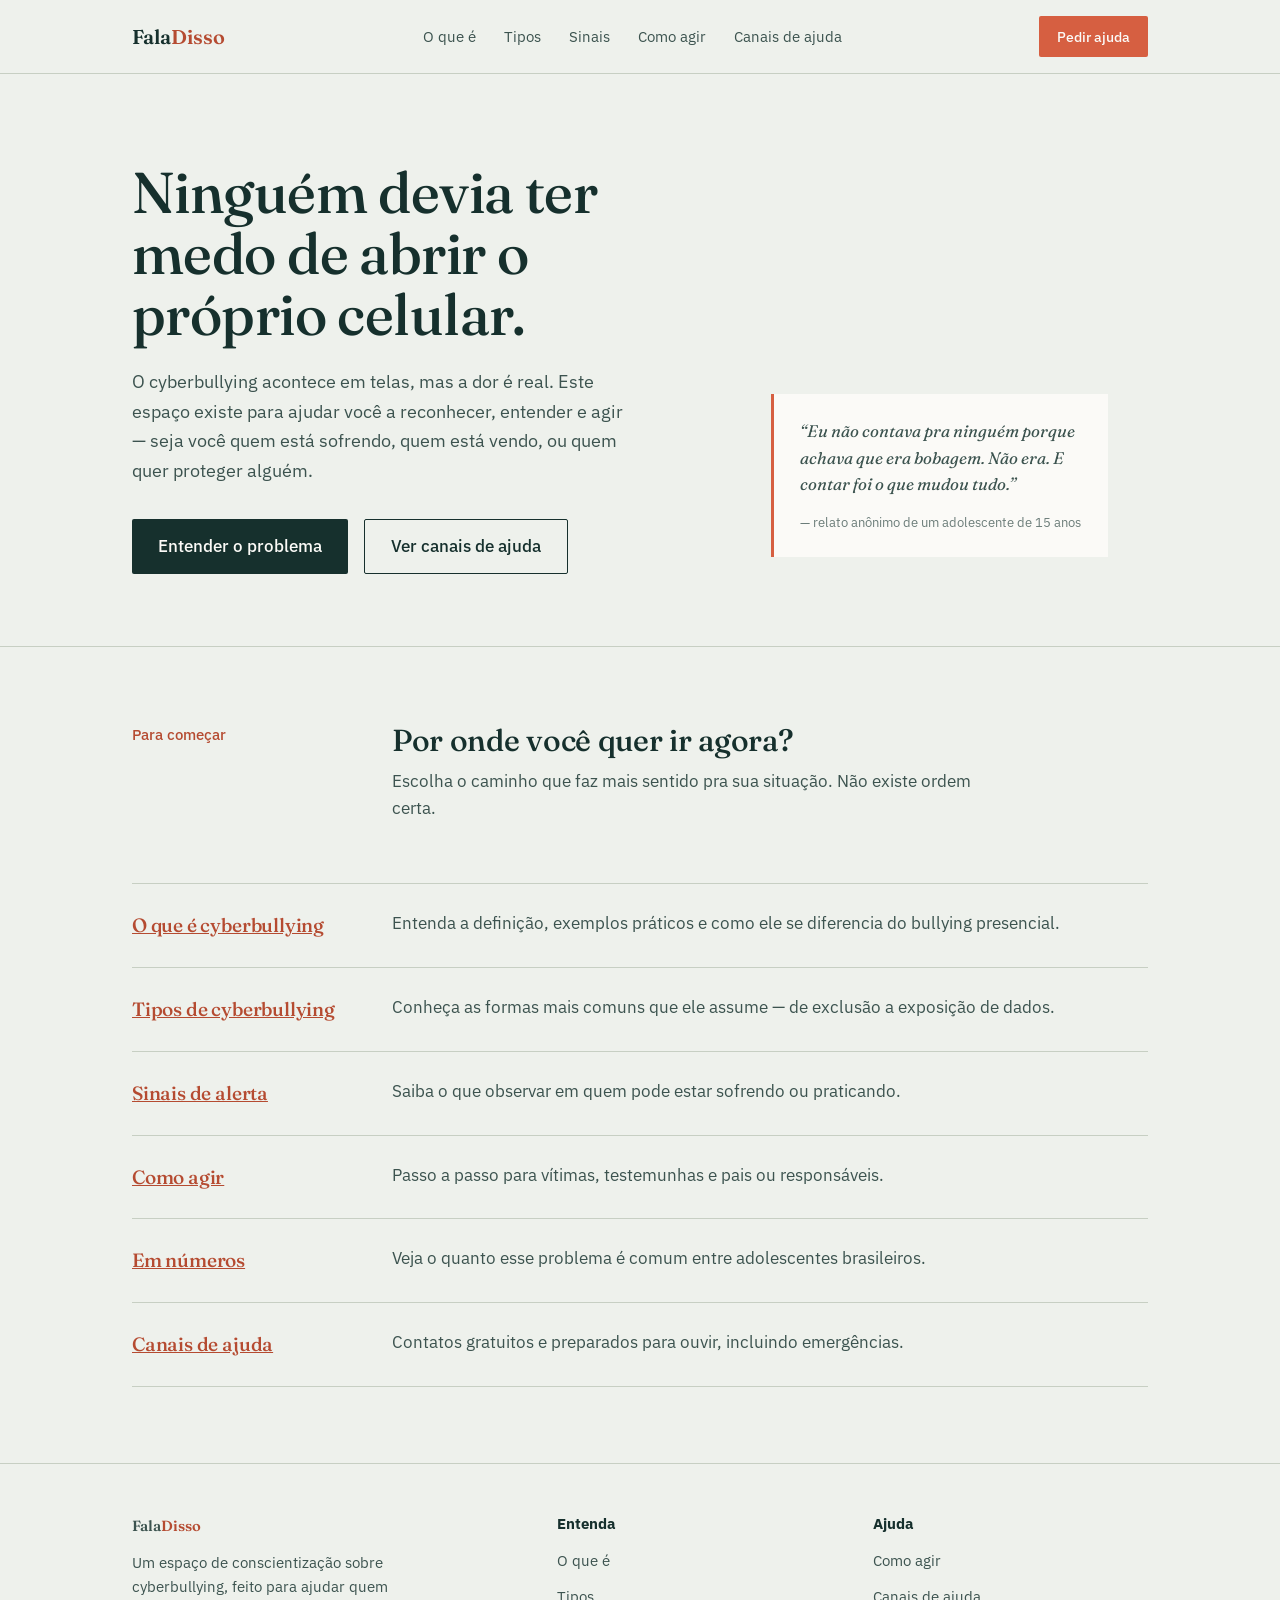
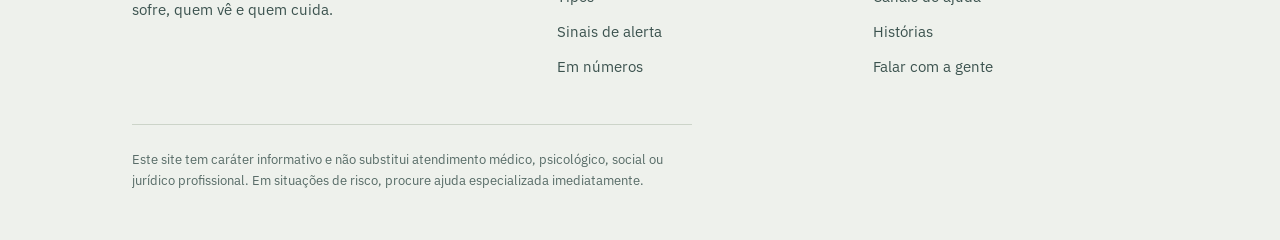
<file: index.html>
<!DOCTYPE html>
<html lang="pt-BR">
<head>
<meta charset="UTF-8">
<meta name="viewport" content="width=device-width, initial-scale=1.0">
<title>Início — FalaDisso</title>
<link rel="preconnect" href="https://fonts.googleapis.com">
<link rel="preconnect" href="https://fonts.gstatic.com" crossorigin>
<link href="https://fonts.googleapis.com/css2?family=Fraunces:ital,opsz,wght@0,9..144,400;0,9..144,500;0,9..144,600;1,9..144,500&family=IBM+Plex+Sans:wght@400;500;600&display=swap" rel="stylesheet">
<link rel="stylesheet" href="styles.css">
</head>
<body>

<nav aria-label="Navegação principal">
  <div class="nav-inner">
    <a href="index.html" class="brand">Fala<span>Disso</span></a>
    <ul class="nav-links">
      <li><a href="o-que-e.html">O que é</a></li>
      <li><a href="tipos.html">Tipos</a></li>
      <li><a href="sinais.html">Sinais</a></li>
      <li><a href="como-agir.html">Como agir</a></li>
      <li><a href="ajuda.html">Canais de ajuda</a></li>
    </ul>
    <a href="contato.html" class="nav-cta">Pedir ajuda</a>
  </div>
</nav>

<main id="topo">

  <header class="hero">
    <div class="wrap hero-grid">
      <div>
        <h1>Ninguém devia ter medo de abrir o próprio celular.</h1>
        <p class="hero-lede">O cyberbullying acontece em telas, mas a dor é real. Este espaço existe para ajudar você a reconhecer, entender e agir — seja você quem está sofrendo, quem está vendo, ou quem quer proteger alguém.</p>
        <div class="hero-actions">
          <a href="o-que-e.html" class="btn-primary">Entender o problema</a>
          <a href="ajuda.html" class="btn-ghost">Ver canais de ajuda</a>
        </div>
      </div>
      <div class="hero-signal">
        <blockquote class="signal-quote">
          “Eu não contava pra ninguém porque achava que era bobagem. Não era. E contar foi o que mudou tudo.”
          <cite>— relato anônimo de um adolescente de 15 anos</cite>
        </blockquote>
      </div>
    </div>
  </header>

  <section>
    <div class="wrap">
      <div class="section-head">
        <div class="section-kicker">Para começar</div>
        <div>
          <h2>Por onde você quer ir agora?</h2>
          <p class="section-intro">Escolha o caminho que faz mais sentido pra sua situação. Não existe ordem certa.</p>
        </div>
      </div>
      <div class="types-list">
        <div class="type-row">
          <h3><a href="o-que-e.html">O que é cyberbullying</a></h3>
          <p>Entenda a definição, exemplos práticos e como ele se diferencia do bullying presencial.</p>
        </div>
        <div class="type-row">
          <h3><a href="tipos.html">Tipos de cyberbullying</a></h3>
          <p>Conheça as formas mais comuns que ele assume — de exclusão a exposição de dados.</p>
        </div>
        <div class="type-row">
          <h3><a href="sinais.html">Sinais de alerta</a></h3>
          <p>Saiba o que observar em quem pode estar sofrendo ou praticando.</p>
        </div>
        <div class="type-row">
          <h3><a href="como-agir.html">Como agir</a></h3>
          <p>Passo a passo para vítimas, testemunhas e pais ou responsáveis.</p>
        </div>
        <div class="type-row">
          <h3><a href="dados.html">Em números</a></h3>
          <p>Veja o quanto esse problema é comum entre adolescentes brasileiros.</p>
        </div>
        <div class="type-row">
          <h3><a href="ajuda.html">Canais de ajuda</a></h3>
          <p>Contatos gratuitos e preparados para ouvir, incluindo emergências.</p>
        </div>
      </div>
    </div>
  </section>

</main>

<footer class="site-footer">
  <div class="wrap">
    <div class="footer-grid">
      <div>
        <a href="index.html" class="brand">Fala<span>Disso</span></a>
        <p style="color:var(--ink-soft);font-size:0.92rem;margin-top:12px;max-width:32ch;">Um espaço de conscientização sobre cyberbullying, feito para ajudar quem sofre, quem vê e quem cuida.</p>
      </div>
      <div>
        <h4>Entenda</h4>
        <ul>
          <li><a href="o-que-e.html">O que é</a></li>
          <li><a href="tipos.html">Tipos</a></li>
          <li><a href="sinais.html">Sinais de alerta</a></li>
          <li><a href="dados.html">Em números</a></li>
        </ul>
      </div>
      <div>
        <h4>Ajuda</h4>
        <ul>
          <li><a href="como-agir.html">Como agir</a></li>
          <li><a href="ajuda.html">Canais de ajuda</a></li>
          <li><a href="historias.html">Histórias</a></li>
          <li><a href="contato.html">Falar com a gente</a></li>
        </ul>
      </div>
    </div>
    <p class="footer-disclaimer">Este site tem caráter informativo e não substitui atendimento médico, psicológico, social ou jurídico profissional. Em situações de risco, procure ajuda especializada imediatamente.</p>
  </div>
</footer>

<script src="script.js"></script>
</body>
</html>
</file>
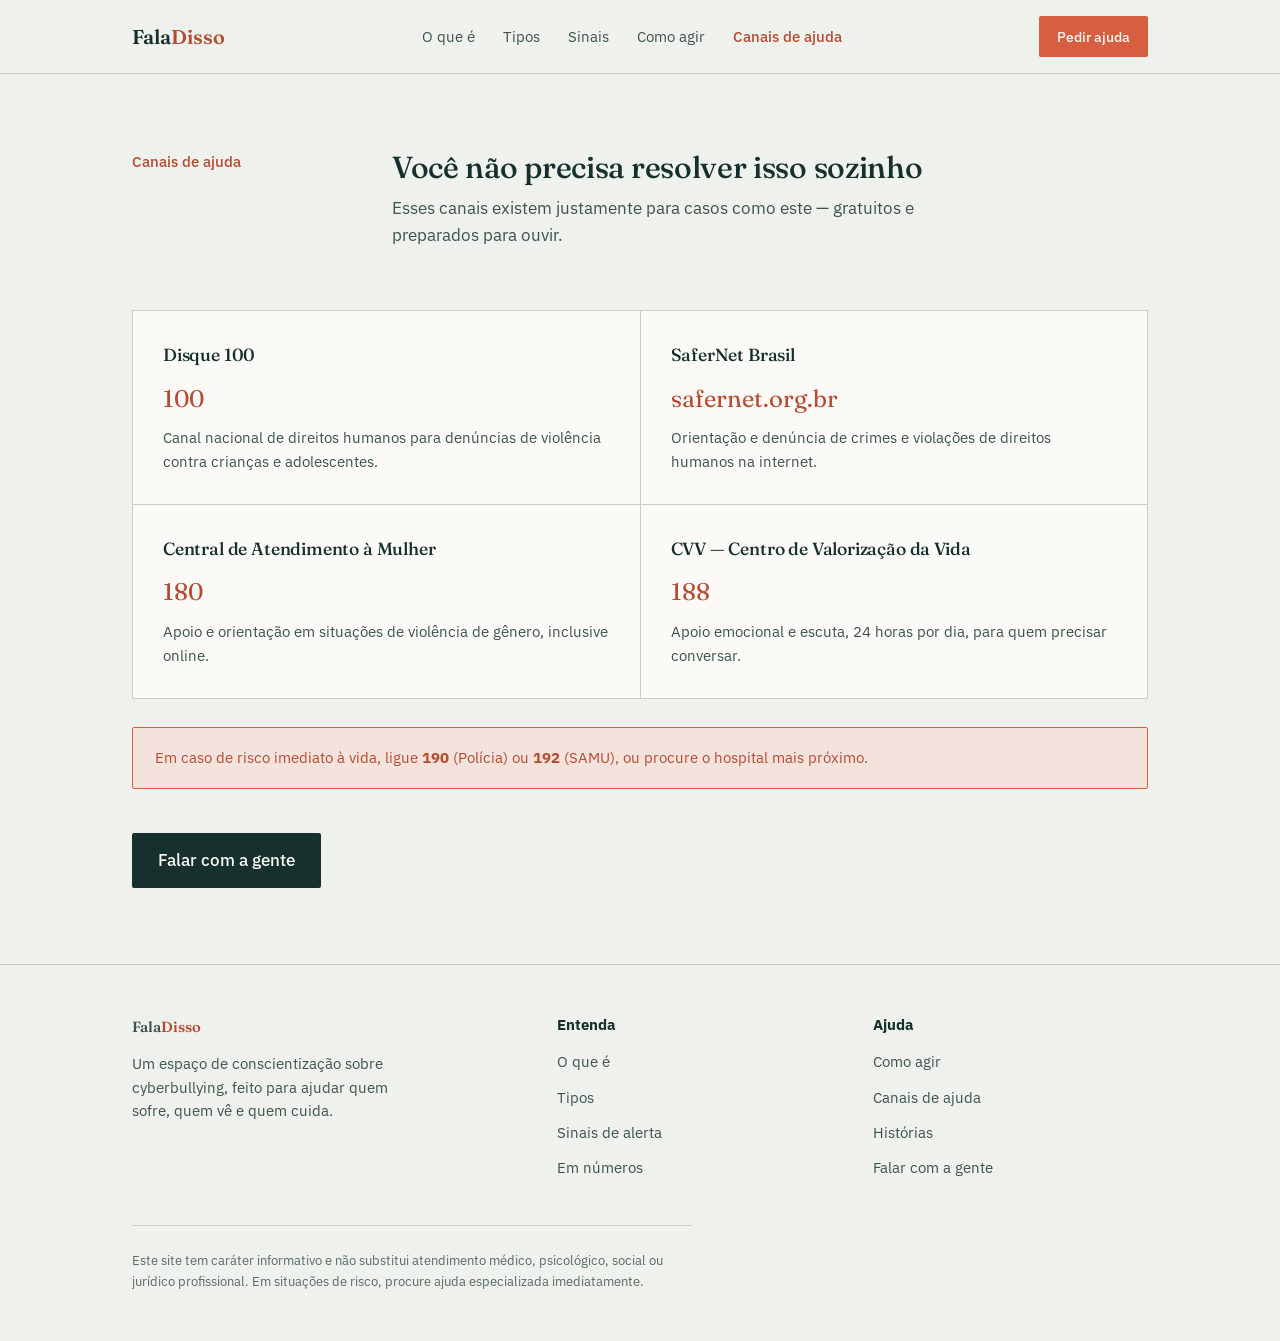
<file: ajuda.html>
<!DOCTYPE html>
<html lang="pt-BR">
<head>
<meta charset="UTF-8">
<meta name="viewport" content="width=device-width, initial-scale=1.0">
<title>Canais de ajuda — FalaDisso</title>
<link rel="preconnect" href="https://fonts.googleapis.com">
<link rel="preconnect" href="https://fonts.gstatic.com" crossorigin>
<link href="https://fonts.googleapis.com/css2?family=Fraunces:ital,opsz,wght@0,9..144,400;0,9..144,500;0,9..144,600;1,9..144,500&family=IBM+Plex+Sans:wght@400;500;600&display=swap" rel="stylesheet">
<link rel="stylesheet" href="styles.css">
</head>
<body>

<nav aria-label="Navegação principal">
  <div class="nav-inner">
    <a href="index.html" class="brand">Fala<span>Disso</span></a>
    <ul class="nav-links">
      <li><a href="o-que-e.html">O que é</a></li>
      <li><a href="tipos.html">Tipos</a></li>
      <li><a href="sinais.html">Sinais</a></li>
      <li><a href="como-agir.html">Como agir</a></li>
      <li><a href="ajuda.html">Canais de ajuda</a></li>
    </ul>
    <a href="contato.html" class="nav-cta">Pedir ajuda</a>
  </div>
</nav>

<main id="topo">

  <section id="ajuda">
    <div class="wrap">
      <div class="section-head">
        <div class="section-kicker">Canais de ajuda</div>
        <div>
          <h2>Você não precisa resolver isso sozinho</h2>
          <p class="section-intro">Esses canais existem justamente para casos como este — gratuitos e preparados para ouvir.</p>
        </div>
      </div>
      <div class="help-grid">
        <div class="help-card">
          <h3>Disque 100</h3>
          <span class="num">100</span>
          <p>Canal nacional de direitos humanos para denúncias de violência contra crianças e adolescentes.</p>
        </div>
        <div class="help-card">
          <h3>SaferNet Brasil</h3>
          <span class="num">safernet.org.br</span>
          <p>Orientação e denúncia de crimes e violações de direitos humanos na internet.</p>
        </div>
        <div class="help-card">
          <h3>Central de Atendimento à Mulher</h3>
          <span class="num">180</span>
          <p>Apoio e orientação em situações de violência de gênero, inclusive online.</p>
        </div>
        <div class="help-card">
          <h3>CVV — Centro de Valorização da Vida</h3>
          <span class="num">188</span>
          <p>Apoio emocional e escuta, 24 horas por dia, para quem precisar conversar.</p>
        </div>
      </div>
      <div class="emergency-banner">
        Em caso de risco imediato à vida, ligue <strong>190</strong> (Polícia) ou <strong>192</strong> (SAMU), ou procure o hospital mais próximo.
      </div>
      <div class="hero-actions" style="margin-top:44px;">
        <a href="contato.html" class="btn-primary">Falar com a gente</a>
      </div>
    </div>
  </section>

</main>

<footer class="site-footer">
  <div class="wrap">
    <div class="footer-grid">
      <div>
        <a href="index.html" class="brand">Fala<span>Disso</span></a>
        <p style="color:var(--ink-soft);font-size:0.92rem;margin-top:12px;max-width:32ch;">Um espaço de conscientização sobre cyberbullying, feito para ajudar quem sofre, quem vê e quem cuida.</p>
      </div>
      <div>
        <h4>Entenda</h4>
        <ul>
          <li><a href="o-que-e.html">O que é</a></li>
          <li><a href="tipos.html">Tipos</a></li>
          <li><a href="sinais.html">Sinais de alerta</a></li>
          <li><a href="dados.html">Em números</a></li>
        </ul>
      </div>
      <div>
        <h4>Ajuda</h4>
        <ul>
          <li><a href="como-agir.html">Como agir</a></li>
          <li><a href="ajuda.html">Canais de ajuda</a></li>
          <li><a href="historias.html">Histórias</a></li>
          <li><a href="contato.html">Falar com a gente</a></li>
        </ul>
      </div>
    </div>
    <p class="footer-disclaimer">Este site tem caráter informativo e não substitui atendimento médico, psicológico, social ou jurídico profissional. Em situações de risco, procure ajuda especializada imediatamente.</p>
  </div>
</footer>

<script src="script.js"></script>
</body>
</html>
</file>
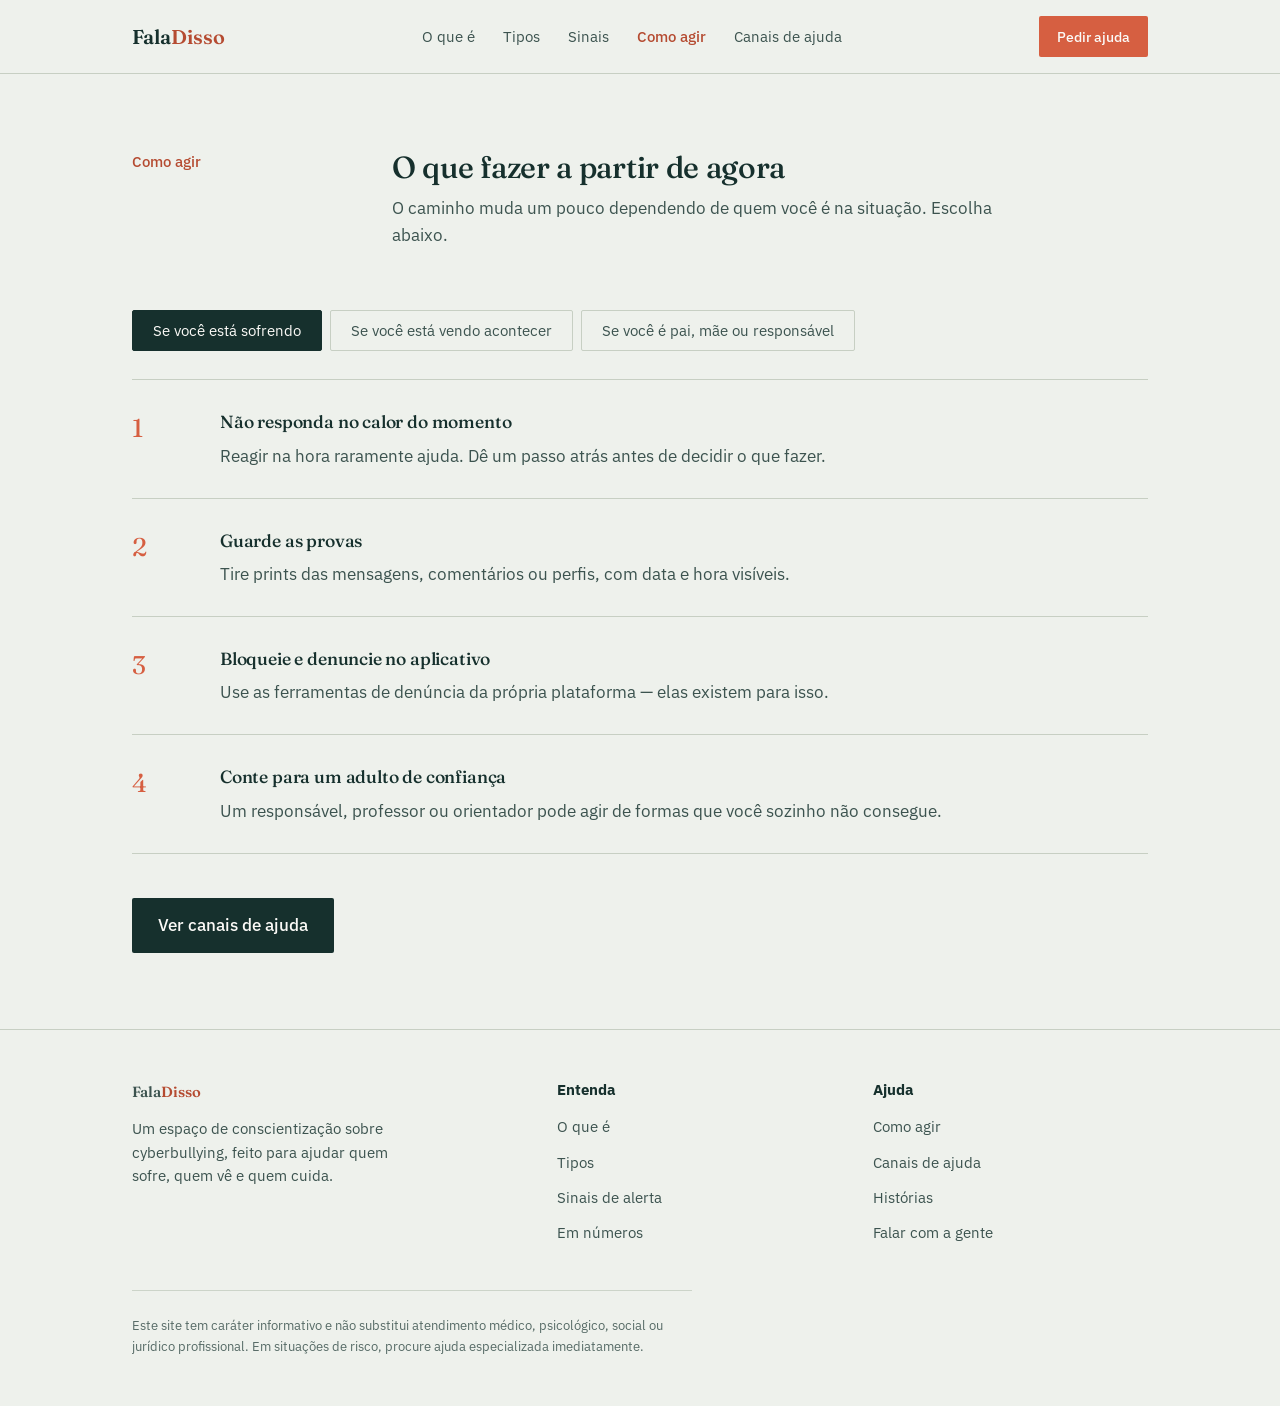
<file: como-agir.html>
<!DOCTYPE html>
<html lang="pt-BR">
<head>
<meta charset="UTF-8">
<meta name="viewport" content="width=device-width, initial-scale=1.0">
<title>Como agir — FalaDisso</title>
<link rel="preconnect" href="https://fonts.googleapis.com">
<link rel="preconnect" href="https://fonts.gstatic.com" crossorigin>
<link href="https://fonts.googleapis.com/css2?family=Fraunces:ital,opsz,wght@0,9..144,400;0,9..144,500;0,9..144,600;1,9..144,500&family=IBM+Plex+Sans:wght@400;500;600&display=swap" rel="stylesheet">
<link rel="stylesheet" href="styles.css">
</head>
<body>

<nav aria-label="Navegação principal">
  <div class="nav-inner">
    <a href="index.html" class="brand">Fala<span>Disso</span></a>
    <ul class="nav-links">
      <li><a href="o-que-e.html">O que é</a></li>
      <li><a href="tipos.html">Tipos</a></li>
      <li><a href="sinais.html">Sinais</a></li>
      <li><a href="como-agir.html">Como agir</a></li>
      <li><a href="ajuda.html">Canais de ajuda</a></li>
    </ul>
    <a href="contato.html" class="nav-cta">Pedir ajuda</a>
  </div>
</nav>

<main id="topo">

  <section id="como-agir">
    <div class="wrap">
      <div class="section-head">
        <div class="section-kicker">Como agir</div>
        <div>
          <h2>O que fazer a partir de agora</h2>
          <p class="section-intro">O caminho muda um pouco dependendo de quem você é na situação. Escolha abaixo.</p>
        </div>
      </div>

      <div class="audience-tabs" role="tablist" aria-label="Escolha seu perfil">
        <button class="tab-btn" role="tab" aria-selected="true" aria-controls="painel-vitima" id="tab-vitima">Se você está sofrendo</button>
        <button class="tab-btn" role="tab" aria-selected="false" aria-controls="painel-testemunha" id="tab-testemunha">Se você está vendo acontecer</button>
        <button class="tab-btn" role="tab" aria-selected="false" aria-controls="painel-responsavel" id="tab-responsavel">Se você é pai, mãe ou responsável</button>
      </div>

      <div class="tab-panel active steps" id="painel-vitima" role="tabpanel" aria-labelledby="tab-vitima">
        <div class="step"><span class="step-num"></span><div><h3>Não responda no calor do momento</h3><p>Reagir na hora raramente ajuda. Dê um passo atrás antes de decidir o que fazer.</p></div></div>
        <div class="step"><span class="step-num"></span><div><h3>Guarde as provas</h3><p>Tire prints das mensagens, comentários ou perfis, com data e hora visíveis.</p></div></div>
        <div class="step"><span class="step-num"></span><div><h3>Bloqueie e denuncie no aplicativo</h3><p>Use as ferramentas de denúncia da própria plataforma — elas existem para isso.</p></div></div>
        <div class="step"><span class="step-num"></span><div><h3>Conte para um adulto de confiança</h3><p>Um responsável, professor ou orientador pode agir de formas que você sozinho não consegue.</p></div></div>
      </div>

      <div class="tab-panel steps" id="painel-testemunha" role="tabpanel" aria-labelledby="tab-testemunha">
        <div class="step"><span class="step-num"></span><div><h3>Não compartilhe nem curta</h3><p>Interagir com o conteúdo, mesmo negativamente, ajuda a espalhá-lo.</p></div></div>
        <div class="step"><span class="step-num"></span><div><h3>Denuncie na plataforma</h3><p>Você pode denunciar mesmo sem ser o alvo direto do ataque.</p></div></div>
        <div class="step"><span class="step-num"></span><div><h3>Fale com quem foi atacado</h3><p>Uma mensagem simples de apoio pode fazer diferença real para quem está isolado.</p></div></div>
        <div class="step"><span class="step-num"></span><div><h3>Avise um adulto responsável</h3><p>Se a situação parecer grave, procure alguém que possa intervir de fato.</p></div></div>
      </div>

      <div class="tab-panel steps" id="painel-responsavel" role="tabpanel" aria-labelledby="tab-responsavel">
        <div class="step"><span class="step-num"></span><div><h3>Escute sem julgar</h3><p>Evite reações de pânico ou de culpa — elas fazem a criança se fechar ainda mais.</p></div></div>
        <div class="step"><span class="step-num"></span><div><h3>Documente antes de agir</h3><p>Guarde prints e registros antes de bloquear perfis ou apagar conversas.</p></div></div>
        <div class="step"><span class="step-num"></span><div><h3>Envolva a escola</h3><p>Muitas instituições têm protocolo próprio para casos de cyberbullying entre alunos.</p></div></div>
        <div class="step"><span class="step-num"></span><div><h3>Busque apoio especializado</h3><p>Canais como a SaferNet e a Central 100 orientam sobre os próximos passos legais e emocionais.</p></div></div>
      </div>

      <div class="hero-actions" style="margin-top:44px;">
        <a href="ajuda.html" class="btn-primary">Ver canais de ajuda</a>
      </div>
    </div>
  </section>

</main>

<footer class="site-footer">
  <div class="wrap">
    <div class="footer-grid">
      <div>
        <a href="index.html" class="brand">Fala<span>Disso</span></a>
        <p style="color:var(--ink-soft);font-size:0.92rem;margin-top:12px;max-width:32ch;">Um espaço de conscientização sobre cyberbullying, feito para ajudar quem sofre, quem vê e quem cuida.</p>
      </div>
      <div>
        <h4>Entenda</h4>
        <ul>
          <li><a href="o-que-e.html">O que é</a></li>
          <li><a href="tipos.html">Tipos</a></li>
          <li><a href="sinais.html">Sinais de alerta</a></li>
          <li><a href="dados.html">Em números</a></li>
        </ul>
      </div>
      <div>
        <h4>Ajuda</h4>
        <ul>
          <li><a href="como-agir.html">Como agir</a></li>
          <li><a href="ajuda.html">Canais de ajuda</a></li>
          <li><a href="historias.html">Histórias</a></li>
          <li><a href="contato.html">Falar com a gente</a></li>
        </ul>
      </div>
    </div>
    <p class="footer-disclaimer">Este site tem caráter informativo e não substitui atendimento médico, psicológico, social ou jurídico profissional. Em situações de risco, procure ajuda especializada imediatamente.</p>
  </div>
</footer>

<script src="script.js"></script>
</body>
</html>
</file>
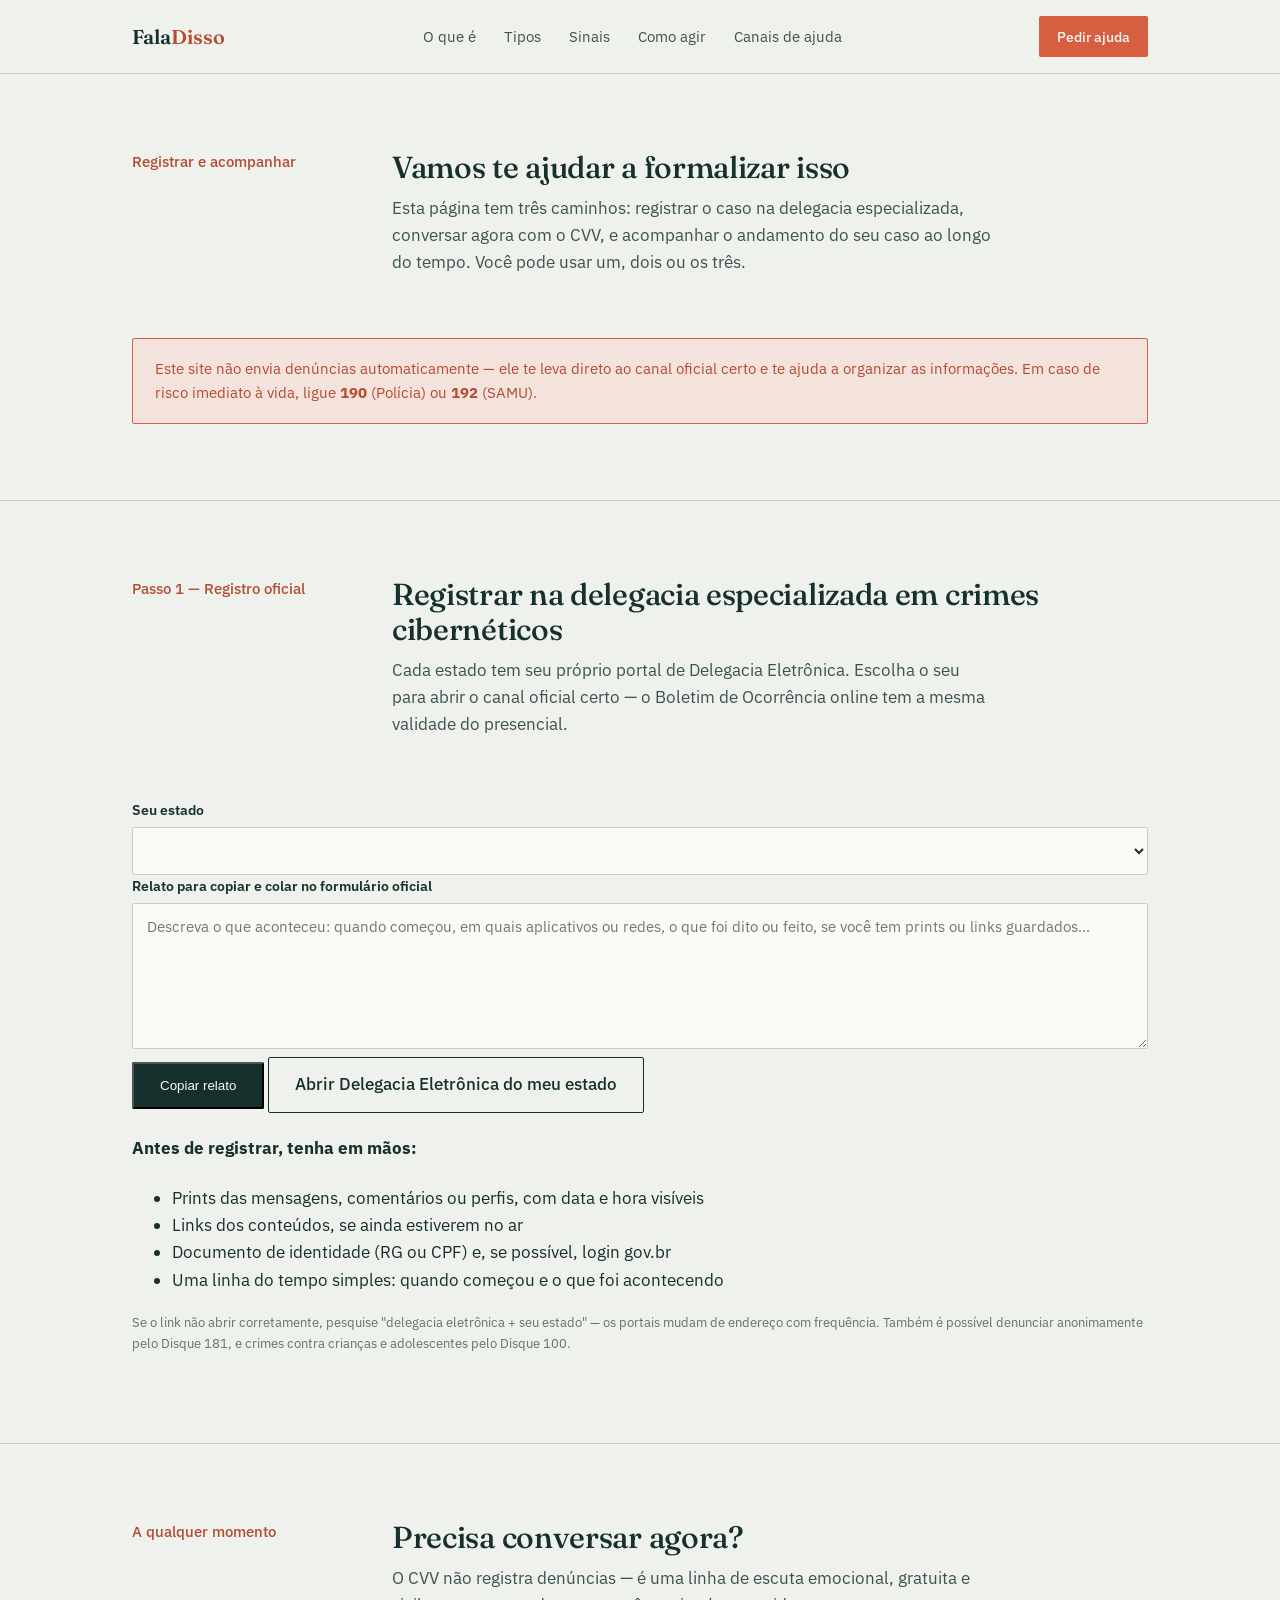
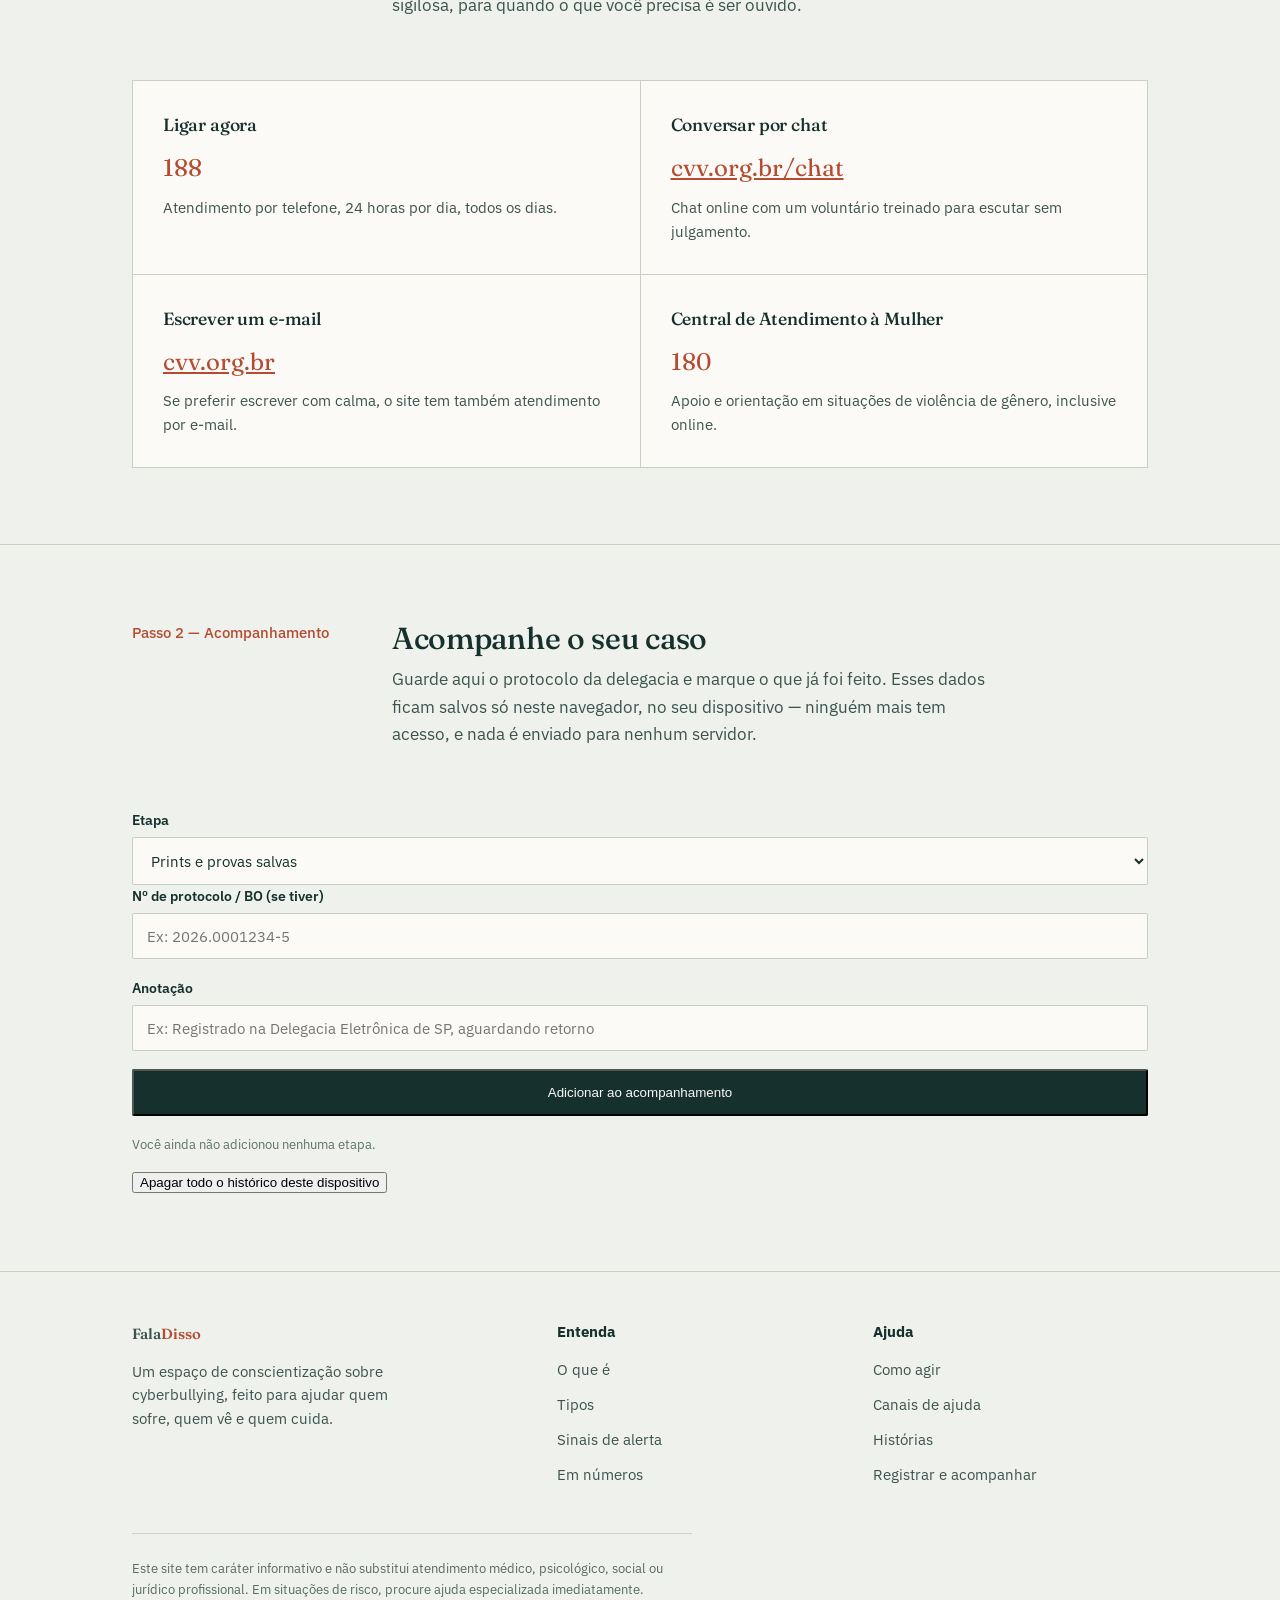
<file: contato (1).html>
<!DOCTYPE html>
<html lang="pt-BR">
<head>
<meta charset="UTF-8">
<meta name="viewport" content="width=device-width, initial-scale=1.0">
<title>Registrar e acompanhar o caso — FalaDisso</title>
<link rel="preconnect" href="https://fonts.googleapis.com">
<link rel="preconnect" href="https://fonts.gstatic.com" crossorigin>
<link href="https://fonts.googleapis.com/css2?family=Fraunces:ital,opsz,wght@0,9..144,400;0,9..144,500;0,9..144,600;1,9..144,500&family=IBM+Plex+Sans:wght@400;500;600&display=swap" rel="stylesheet">
<link rel="stylesheet" href="styles.css">
</head>
<body>

<nav aria-label="Navegação principal">
  <div class="nav-inner">
    <a href="index.html" class="brand">Fala<span>Disso</span></a>
    <ul class="nav-links">
      <li><a href="o-que-e.html">O que é</a></li>
      <li><a href="tipos.html">Tipos</a></li>
      <li><a href="sinais.html">Sinais</a></li>
      <li><a href="como-agir.html">Como agir</a></li>
      <li><a href="ajuda.html">Canais de ajuda</a></li>
    </ul>
    <a href="contato.html" class="nav-cta">Pedir ajuda</a>
  </div>
</nav>

<main id="topo">

  <!-- INTRO -->
  <section id="contato">
    <div class="wrap">
      <div class="section-head">
        <div class="section-kicker">Registrar e acompanhar</div>
        <div>
          <h2>Vamos te ajudar a formalizar isso</h2>
          <p class="section-intro">Esta página tem três caminhos: registrar o caso na delegacia especializada, conversar agora com o CVV, e acompanhar o andamento do seu caso ao longo do tempo. Você pode usar um, dois ou os três.</p>
        </div>
      </div>
      <div class="emergency-banner">
        Este site não envia denúncias automaticamente — ele te leva direto ao canal oficial certo e te ajuda a organizar as informações. Em caso de risco imediato à vida, ligue <strong>190</strong> (Polícia) ou <strong>192</strong> (SAMU).
      </div>
    </div>
  </section>

  <hr class="divider">

  <!-- DELEGACIA -->
  <section id="delegacia">
    <div class="wrap">
      <div class="section-head">
        <div class="section-kicker">Passo 1 — Registro oficial</div>
        <div>
          <h2>Registrar na delegacia especializada em crimes cibernéticos</h2>
          <p class="section-intro">Cada estado tem seu próprio portal de Delegacia Eletrônica. Escolha o seu para abrir o canal oficial certo — o Boletim de Ocorrência online tem a mesma validade do presencial.</p>
        </div>
      </div>

      <div class="delegacia-panel">
        <div class="field-block">
          <label for="estado">Seu estado</label>
          <select id="estado"></select>
        </div>

        <div class="field-block">
          <label for="relato">Relato para copiar e colar no formulário oficial</label>
          <textarea id="relato" rows="6" placeholder="Descreva o que aconteceu: quando começou, em quais aplicativos ou redes, o que foi dito ou feito, se você tem prints ou links guardados..."></textarea>
        </div>

        <div class="delegacia-actions">
          <button type="button" class="btn-primary" id="copiar-relato">Copiar relato</button>
          <a href="#" target="_blank" rel="noopener" class="btn-ghost" id="abrir-delegacia">Abrir Delegacia Eletrônica do meu estado</a>
        </div>
        <p class="stats-note" id="copiar-status" aria-live="polite"></p>

        <div class="checklist-box">
          <h4>Antes de registrar, tenha em mãos:</h4>
          <ul>
            <li>Prints das mensagens, comentários ou perfis, com data e hora visíveis</li>
            <li>Links dos conteúdos, se ainda estiverem no ar</li>
            <li>Documento de identidade (RG ou CPF) e, se possível, login gov.br</li>
            <li>Uma linha do tempo simples: quando começou e o que foi acontecendo</li>
          </ul>
        </div>
        <p class="stats-note">Se o link não abrir corretamente, pesquise "delegacia eletrônica + seu estado" — os portais mudam de endereço com frequência. Também é possível denunciar anonimamente pelo Disque 181, e crimes contra crianças e adolescentes pelo Disque 100.</p>
      </div>
    </div>
  </section>

  <hr class="divider">

  <!-- CVV -->
  <section id="cvv">
    <div class="wrap">
      <div class="section-head">
        <div class="section-kicker">A qualquer momento</div>
        <div>
          <h2>Precisa conversar agora?</h2>
          <p class="section-intro">O CVV não registra denúncias — é uma linha de escuta emocional, gratuita e sigilosa, para quando o que você precisa é ser ouvido.</p>
        </div>
      </div>
      <div class="help-grid">
        <div class="help-card">
          <h3>Ligar agora</h3>
          <span class="num">188</span>
          <p>Atendimento por telefone, 24 horas por dia, todos os dias.</p>
        </div>
        <div class="help-card">
          <h3>Conversar por chat</h3>
          <span class="num"><a href="https://www.cvv.org.br/chat/" target="_blank" rel="noopener">cvv.org.br/chat</a></span>
          <p>Chat online com um voluntário treinado para escutar sem julgamento.</p>
        </div>
        <div class="help-card">
          <h3>Escrever um e-mail</h3>
          <span class="num"><a href="https://www.cvv.org.br/" target="_blank" rel="noopener">cvv.org.br</a></span>
          <p>Se preferir escrever com calma, o site tem também atendimento por e-mail.</p>
        </div>
        <div class="help-card">
          <h3>Central de Atendimento à Mulher</h3>
          <span class="num">180</span>
          <p>Apoio e orientação em situações de violência de gênero, inclusive online.</p>
        </div>
      </div>
    </div>
  </section>

  <hr class="divider">

  <!-- ACOMPANHAMENTO -->
  <section id="acompanhar">
    <div class="wrap">
      <div class="section-head">
        <div class="section-kicker">Passo 2 — Acompanhamento</div>
        <div>
          <h2>Acompanhe o seu caso</h2>
          <p class="section-intro">Guarde aqui o protocolo da delegacia e marque o que já foi feito. Esses dados ficam salvos só neste navegador, no seu dispositivo — ninguém mais tem acesso, e nada é enviado para nenhum servidor.</p>
        </div>
      </div>

      <div class="tracker-panel">
        <form id="tracker-form">
          <div class="tracker-row">
            <div class="field-block">
              <label for="t-tipo">Etapa</label>
              <select id="t-tipo">
                <option value="prints">Prints e provas salvas</option>
                <option value="bo">Boletim de Ocorrência registrado</option>
                <option value="cvv">Conversei com o CVV</option>
                <option value="escola">Escola ou responsável avisado</option>
                <option value="outro">Outro</option>
              </select>
            </div>
            <div class="field-block">
              <label for="t-protocolo">Nº de protocolo / BO (se tiver)</label>
              <input type="text" id="t-protocolo" placeholder="Ex: 2026.0001234-5">
            </div>
          </div>
          <div class="field-block">
            <label for="t-nota">Anotação</label>
            <input type="text" id="t-nota" placeholder="Ex: Registrado na Delegacia Eletrônica de SP, aguardando retorno">
          </div>
          <button type="submit" class="btn-primary">Adicionar ao acompanhamento</button>
        </form>

        <div class="tracker-list" id="tracker-list">
          <p class="stats-note" id="tracker-empty">Você ainda não adicionou nenhuma etapa.</p>
        </div>

        <button type="button" class="tracker-clear" id="tracker-clear">Apagar todo o histórico deste dispositivo</button>
      </div>
    </div>
  </section>

</main>

<footer class="site-footer">
  <div class="wrap">
    <div class="footer-grid">
      <div>
        <a href="index.html" class="brand">Fala<span>Disso</span></a>
        <p style="color:var(--ink-soft);font-size:0.92rem;margin-top:12px;max-width:32ch;">Um espaço de conscientização sobre cyberbullying, feito para ajudar quem sofre, quem vê e quem cuida.</p>
      </div>
      <div>
        <h4>Entenda</h4>
        <ul>
          <li><a href="o-que-e.html">O que é</a></li>
          <li><a href="tipos.html">Tipos</a></li>
          <li><a href="sinais.html">Sinais de alerta</a></li>
          <li><a href="dados.html">Em números</a></li>
        </ul>
      </div>
      <div>
        <h4>Ajuda</h4>
        <ul>
          <li><a href="como-agir.html">Como agir</a></li>
          <li><a href="ajuda.html">Canais de ajuda</a></li>
          <li><a href="historias.html">Histórias</a></li>
          <li><a href="contato.html">Registrar e acompanhar</a></li>
        </ul>
      </div>
    </div>
    <p class="footer-disclaimer">Este site tem caráter informativo e não substitui atendimento médico, psicológico, social ou jurídico profissional. Em situações de risco, procure ajuda especializada imediatamente.</p>
  </div>
</footer>

<script src="script.js"></script>
</body>
</html>
</file>
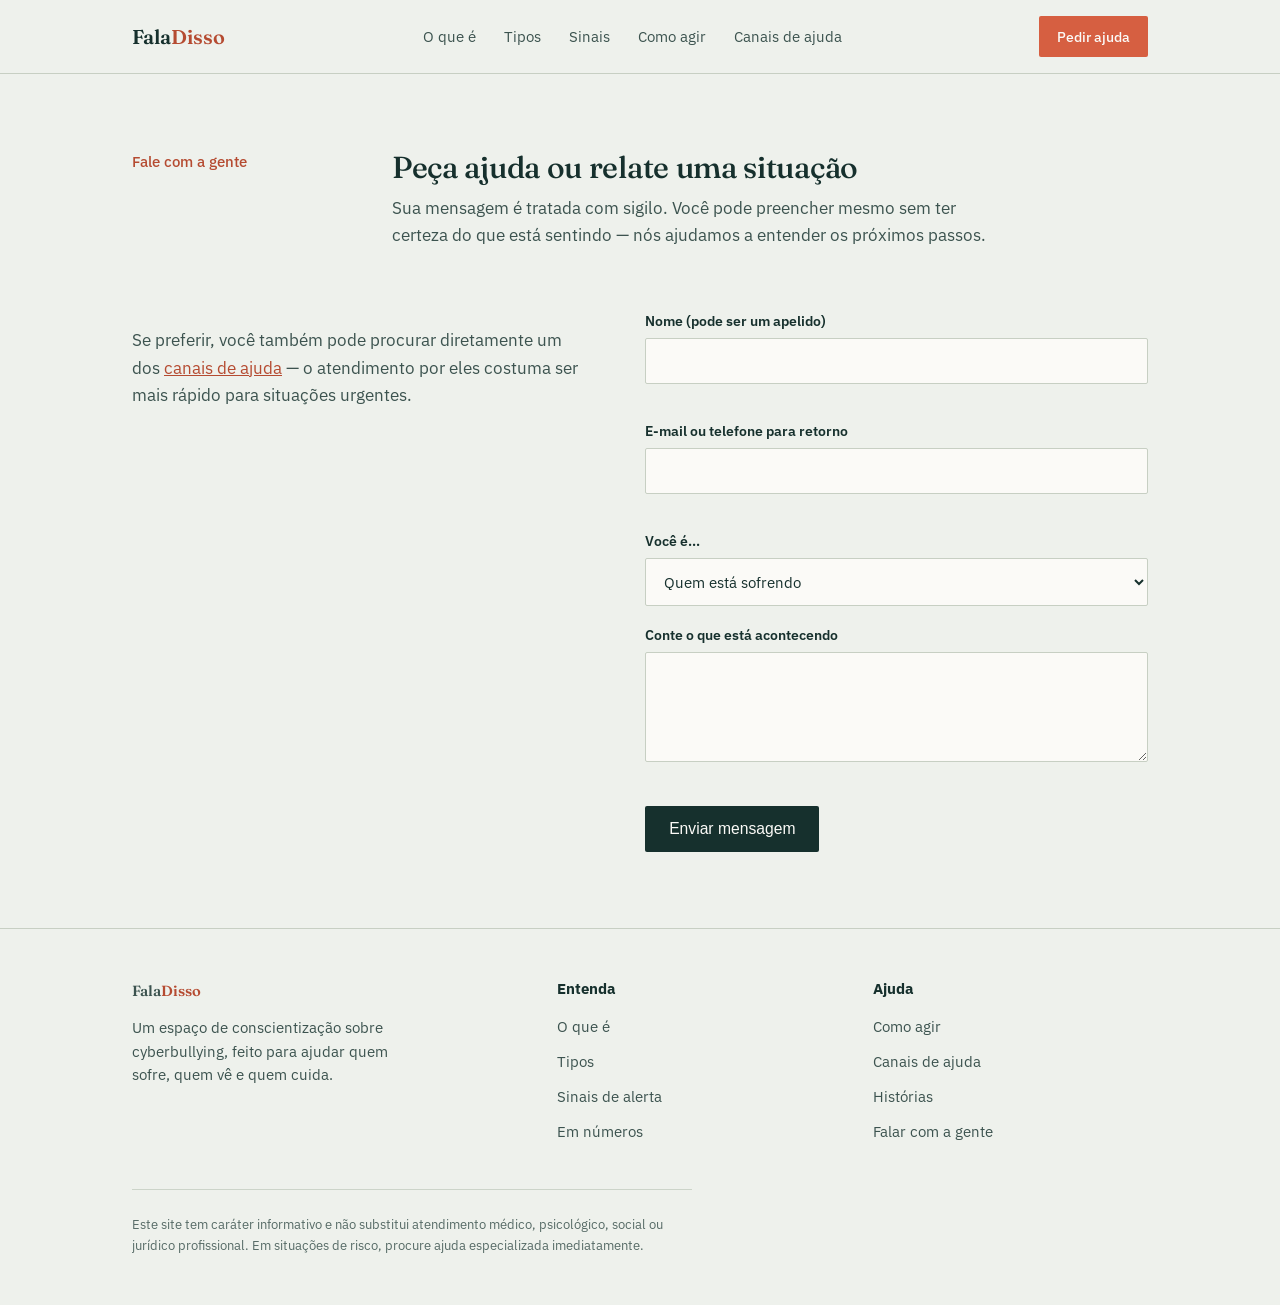
<file: contato.html>
<!DOCTYPE html>
<html lang="pt-BR">
<head>
<meta charset="UTF-8">
<meta name="viewport" content="width=device-width, initial-scale=1.0">
<title>Fale com a gente — FalaDisso</title>
<link rel="preconnect" href="https://fonts.googleapis.com">
<link rel="preconnect" href="https://fonts.gstatic.com" crossorigin>
<link href="https://fonts.googleapis.com/css2?family=Fraunces:ital,opsz,wght@0,9..144,400;0,9..144,500;0,9..144,600;1,9..144,500&family=IBM+Plex+Sans:wght@400;500;600&display=swap" rel="stylesheet">
<link rel="stylesheet" href="styles.css">
</head>
<body>

<nav aria-label="Navegação principal">
  <div class="nav-inner">
    <a href="index.html" class="brand">Fala<span>Disso</span></a>
    <ul class="nav-links">
      <li><a href="o-que-e.html">O que é</a></li>
      <li><a href="tipos.html">Tipos</a></li>
      <li><a href="sinais.html">Sinais</a></li>
      <li><a href="como-agir.html">Como agir</a></li>
      <li><a href="ajuda.html">Canais de ajuda</a></li>
    </ul>
    <a href="contato.html" class="nav-cta">Pedir ajuda</a>
  </div>
</nav>

<main id="topo">

  <section id="contato">
    <div class="wrap">
      <div class="section-head">
        <div class="section-kicker">Fale com a gente</div>
        <div>
          <h2>Peça ajuda ou relate uma situação</h2>
          <p class="section-intro">Sua mensagem é tratada com sigilo. Você pode preencher mesmo sem ter certeza do que está sentindo — nós ajudamos a entender os próximos passos.</p>
        </div>
      </div>
      <div class="contact-panel">
        <div>
          <p style="color:var(--ink-soft);">Se preferir, você também pode procurar diretamente um dos <a href="ajuda.html">canais de ajuda</a> — o atendimento por eles costuma ser mais rápido para situações urgentes.</p>
        </div>
        <form id="help-form" novalidate>
          <div>
            <label for="nome">Nome (pode ser um apelido)</label>
            <input type="text" id="nome" name="nome" autocomplete="name">
            <div class="field-error" id="err-nome"></div>
          </div>
          <div>
            <label for="contato-campo">E-mail ou telefone para retorno</label>
            <input type="text" id="contato-campo" name="contato" autocomplete="email">
            <div class="field-error" id="err-contato"></div>
          </div>
          <div>
            <label for="perfil">Você é...</label>
            <select id="perfil" name="perfil">
              <option value="vitima">Quem está sofrendo</option>
              <option value="testemunha">Quem está vendo acontecer</option>
              <option value="responsavel">Pai, mãe ou responsável</option>
              <option value="outro">Outro</option>
            </select>
          </div>
          <div>
            <label for="mensagem">Conte o que está acontecendo</label>
            <textarea id="mensagem" name="mensagem"></textarea>
            <div class="field-error" id="err-mensagem"></div>
          </div>
          <button type="submit" class="submit-btn">Enviar mensagem</button>
          <div class="form-success" id="form-success" role="status">Mensagem recebida. Alguém da nossa equipe vai entrar em contato em breve. Se a situação for urgente, use um dos canais de ajuda acima enquanto isso.</div>
        </form>
      </div>
    </div>
  </section>

</main>

<footer class="site-footer">
  <div class="wrap">
    <div class="footer-grid">
      <div>
        <a href="index.html" class="brand">Fala<span>Disso</span></a>
        <p style="color:var(--ink-soft);font-size:0.92rem;margin-top:12px;max-width:32ch;">Um espaço de conscientização sobre cyberbullying, feito para ajudar quem sofre, quem vê e quem cuida.</p>
      </div>
      <div>
        <h4>Entenda</h4>
        <ul>
          <li><a href="o-que-e.html">O que é</a></li>
          <li><a href="tipos.html">Tipos</a></li>
          <li><a href="sinais.html">Sinais de alerta</a></li>
          <li><a href="dados.html">Em números</a></li>
        </ul>
      </div>
      <div>
        <h4>Ajuda</h4>
        <ul>
          <li><a href="como-agir.html">Como agir</a></li>
          <li><a href="ajuda.html">Canais de ajuda</a></li>
          <li><a href="historias.html">Histórias</a></li>
          <li><a href="contato.html">Falar com a gente</a></li>
        </ul>
      </div>
    </div>
    <p class="footer-disclaimer">Este site tem caráter informativo e não substitui atendimento médico, psicológico, social ou jurídico profissional. Em situações de risco, procure ajuda especializada imediatamente.</p>
  </div>
</footer>

<script src="script.js"></script>
</body>
</html>
</file>
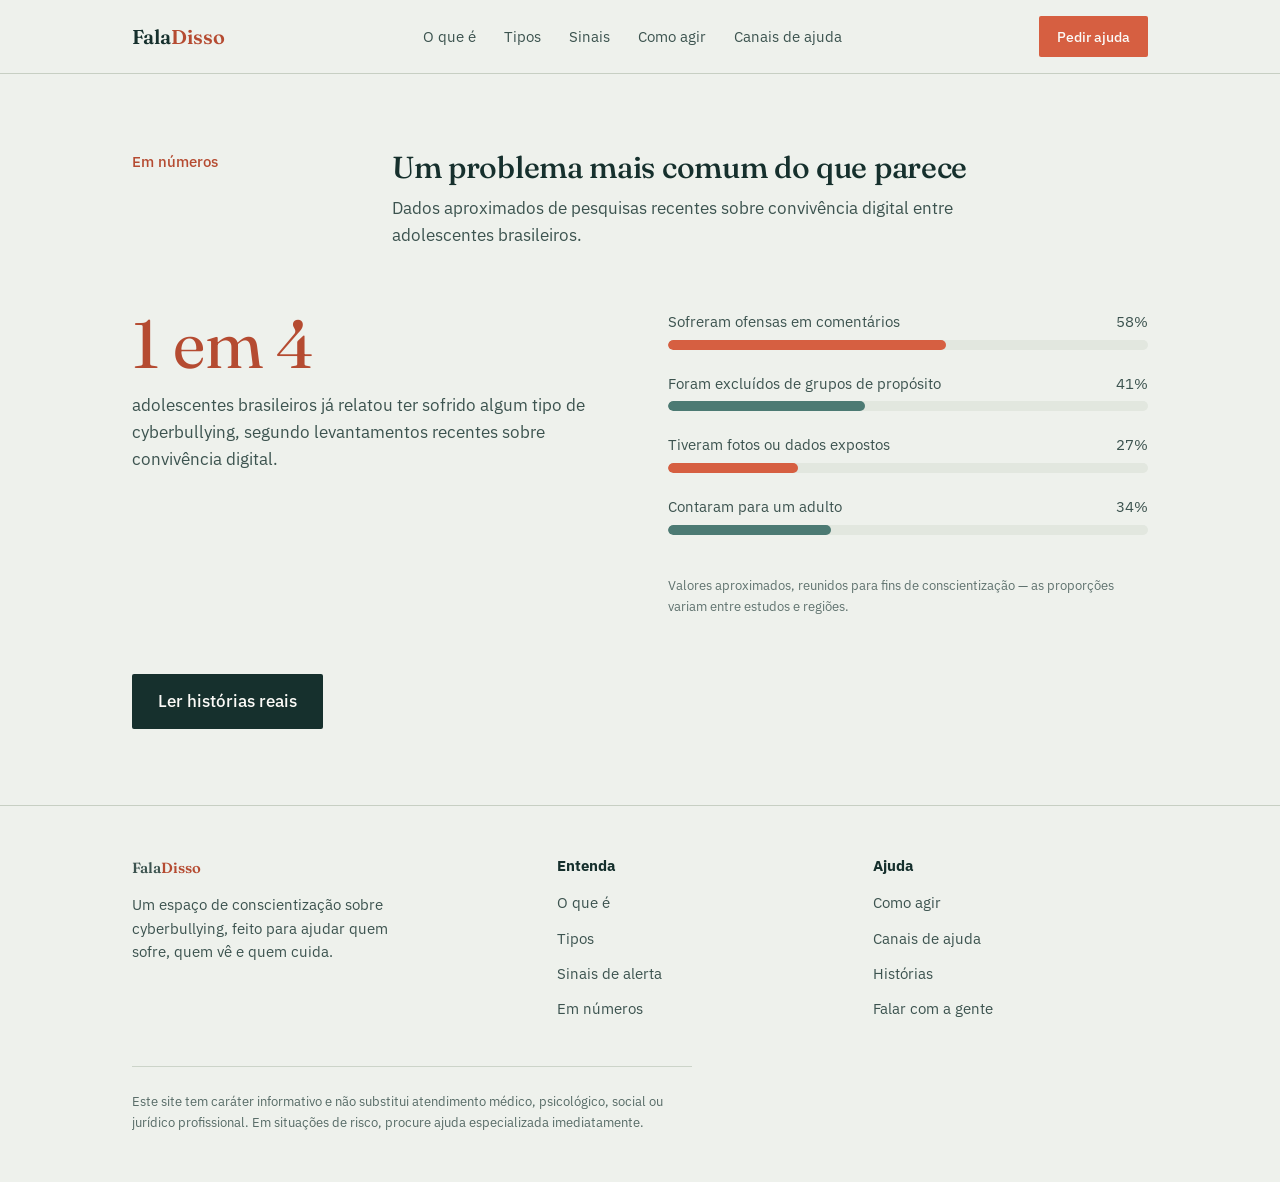
<file: dados.html>
<!DOCTYPE html>
<html lang="pt-BR">
<head>
<meta charset="UTF-8">
<meta name="viewport" content="width=device-width, initial-scale=1.0">
<title>Em números — FalaDisso</title>
<link rel="preconnect" href="https://fonts.googleapis.com">
<link rel="preconnect" href="https://fonts.gstatic.com" crossorigin>
<link href="https://fonts.googleapis.com/css2?family=Fraunces:ital,opsz,wght@0,9..144,400;0,9..144,500;0,9..144,600;1,9..144,500&family=IBM+Plex+Sans:wght@400;500;600&display=swap" rel="stylesheet">
<link rel="stylesheet" href="styles.css">
</head>
<body>

<nav aria-label="Navegação principal">
  <div class="nav-inner">
    <a href="index.html" class="brand">Fala<span>Disso</span></a>
    <ul class="nav-links">
      <li><a href="o-que-e.html">O que é</a></li>
      <li><a href="tipos.html">Tipos</a></li>
      <li><a href="sinais.html">Sinais</a></li>
      <li><a href="como-agir.html">Como agir</a></li>
      <li><a href="ajuda.html">Canais de ajuda</a></li>
    </ul>
    <a href="contato.html" class="nav-cta">Pedir ajuda</a>
  </div>
</nav>

<main id="topo">

  <section id="dados">
    <div class="wrap">
      <div class="section-head">
        <div class="section-kicker">Em números</div>
        <div>
          <h2>Um problema mais comum do que parece</h2>
          <p class="section-intro">Dados aproximados de pesquisas recentes sobre convivência digital entre adolescentes brasileiros.</p>
        </div>
      </div>
      <div class="stats-wrap">
        <div>
          <span class="big-stat">1 em 4</span>
          <p>adolescentes brasileiros já relatou ter sofrido algum tipo de cyberbullying, segundo levantamentos recentes sobre convivência digital.</p>
        </div>
        <div class="bars">
          <div class="bar-item">
            <div class="bar-label"><span>Sofreram ofensas em comentários</span><span>58%</span></div>
            <div class="bar-track"><div class="bar-fill" data-width="58"></div></div>
          </div>
          <div class="bar-item">
            <div class="bar-label"><span>Foram excluídos de grupos de propósito</span><span>41%</span></div>
            <div class="bar-track"><div class="bar-fill teal" data-width="41"></div></div>
          </div>
          <div class="bar-item">
            <div class="bar-label"><span>Tiveram fotos ou dados expostos</span><span>27%</span></div>
            <div class="bar-track"><div class="bar-fill" data-width="27"></div></div>
          </div>
          <div class="bar-item">
            <div class="bar-label"><span>Contaram para um adulto</span><span>34%</span></div>
            <div class="bar-track"><div class="bar-fill teal" data-width="34"></div></div>
          </div>
          <p class="stats-note">Valores aproximados, reunidos para fins de conscientização — as proporções variam entre estudos e regiões.</p>
        </div>
      </div>
      <div class="hero-actions" style="margin-top:44px;">
        <a href="historias.html" class="btn-primary">Ler histórias reais</a>
      </div>
    </div>
  </section>

</main>

<footer class="site-footer">
  <div class="wrap">
    <div class="footer-grid">
      <div>
        <a href="index.html" class="brand">Fala<span>Disso</span></a>
        <p style="color:var(--ink-soft);font-size:0.92rem;margin-top:12px;max-width:32ch;">Um espaço de conscientização sobre cyberbullying, feito para ajudar quem sofre, quem vê e quem cuida.</p>
      </div>
      <div>
        <h4>Entenda</h4>
        <ul>
          <li><a href="o-que-e.html">O que é</a></li>
          <li><a href="tipos.html">Tipos</a></li>
          <li><a href="sinais.html">Sinais de alerta</a></li>
          <li><a href="dados.html">Em números</a></li>
        </ul>
      </div>
      <div>
        <h4>Ajuda</h4>
        <ul>
          <li><a href="como-agir.html">Como agir</a></li>
          <li><a href="ajuda.html">Canais de ajuda</a></li>
          <li><a href="historias.html">Histórias</a></li>
          <li><a href="contato.html">Falar com a gente</a></li>
        </ul>
      </div>
    </div>
    <p class="footer-disclaimer">Este site tem caráter informativo e não substitui atendimento médico, psicológico, social ou jurídico profissional. Em situações de risco, procure ajuda especializada imediatamente.</p>
  </div>
</footer>

<script src="script.js"></script>
</body>
</html>
</file>
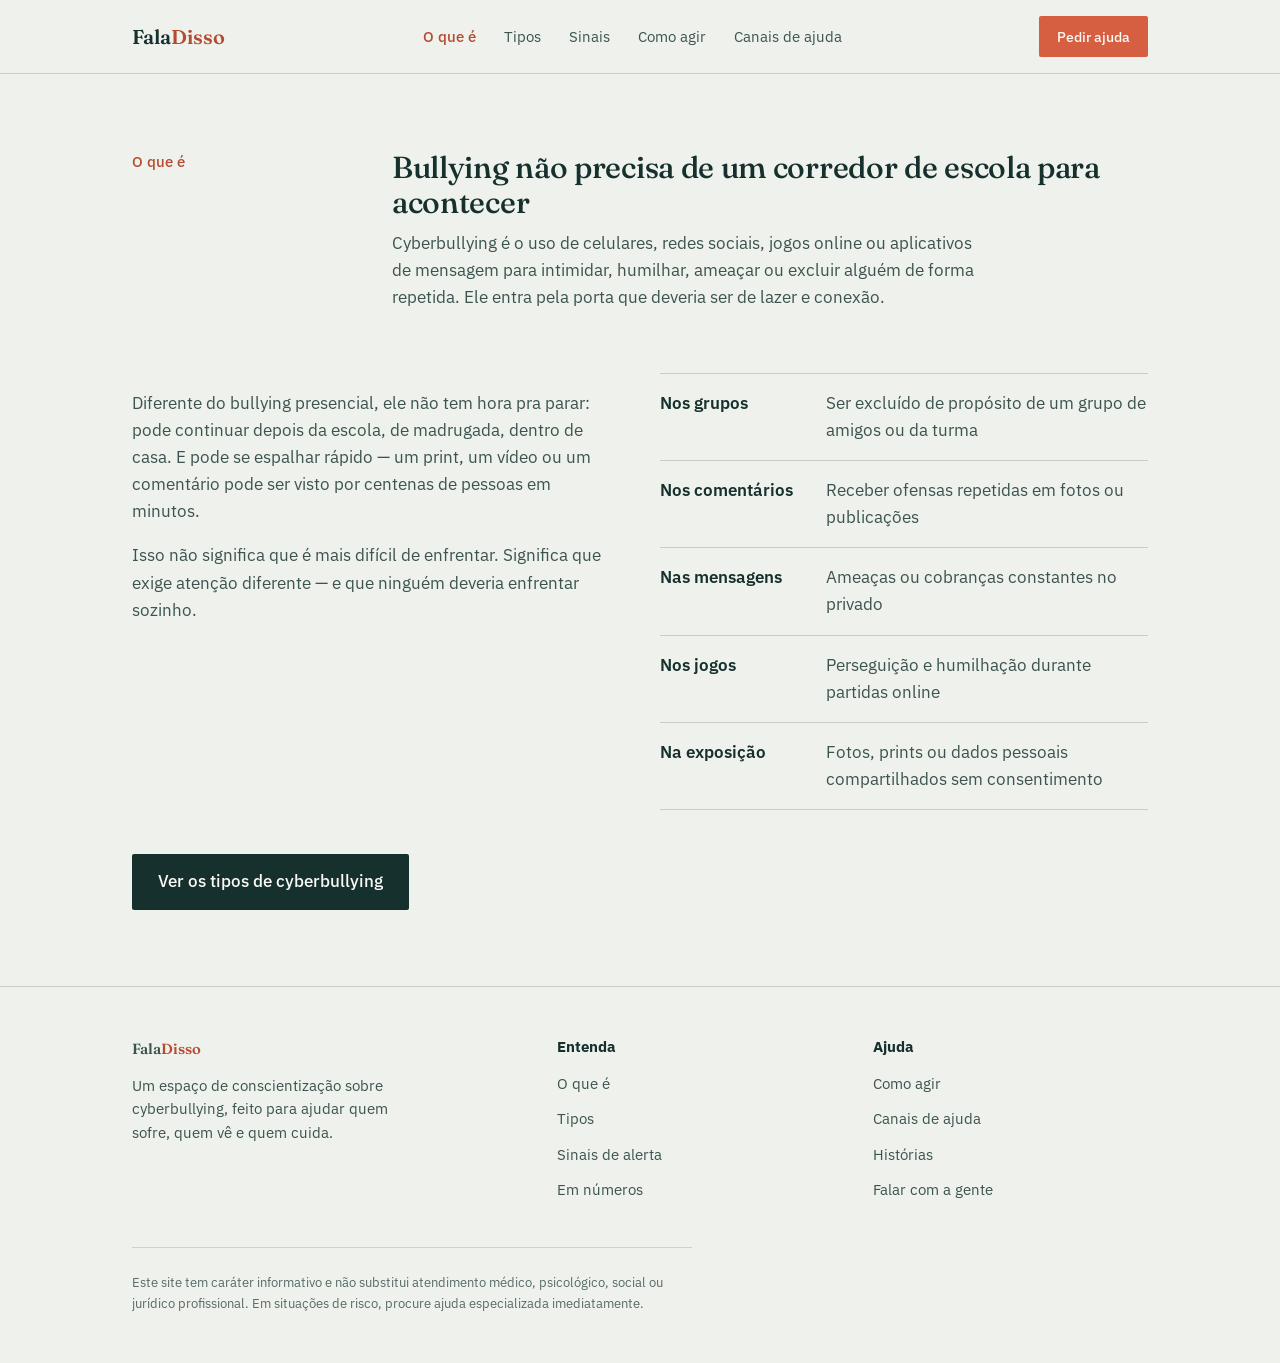
<file: o-que-e.html>
<!DOCTYPE html>
<html lang="pt-BR">
<head>
<meta charset="UTF-8">
<meta name="viewport" content="width=device-width, initial-scale=1.0">
<title>O que é — FalaDisso</title>
<link rel="preconnect" href="https://fonts.googleapis.com">
<link rel="preconnect" href="https://fonts.gstatic.com" crossorigin>
<link href="https://fonts.googleapis.com/css2?family=Fraunces:ital,opsz,wght@0,9..144,400;0,9..144,500;0,9..144,600;1,9..144,500&family=IBM+Plex+Sans:wght@400;500;600&display=swap" rel="stylesheet">
<link rel="stylesheet" href="styles.css">
</head>
<body>

<nav aria-label="Navegação principal">
  <div class="nav-inner">
    <a href="index.html" class="brand">Fala<span>Disso</span></a>
    <ul class="nav-links">
      <li><a href="o-que-e.html">O que é</a></li>
      <li><a href="tipos.html">Tipos</a></li>
      <li><a href="sinais.html">Sinais</a></li>
      <li><a href="como-agir.html">Como agir</a></li>
      <li><a href="ajuda.html">Canais de ajuda</a></li>
    </ul>
    <a href="contato.html" class="nav-cta">Pedir ajuda</a>
  </div>
</nav>

<main id="topo">

  <section id="o-que-e">
    <div class="wrap">
      <div class="section-head">
        <div class="section-kicker">O que é</div>
        <div>
          <h2>Bullying não precisa de um corredor de escola para acontecer</h2>
          <p class="section-intro">Cyberbullying é o uso de celulares, redes sociais, jogos online ou aplicativos de mensagem para intimidar, humilhar, ameaçar ou excluir alguém de forma repetida. Ele entra pela porta que deveria ser de lazer e conexão.</p>
        </div>
      </div>
      <div class="define-grid">
        <div class="define-body">
          <p>Diferente do bullying presencial, ele não tem hora pra parar: pode continuar depois da escola, de madrugada, dentro de casa. E pode se espalhar rápido — um print, um vídeo ou um comentário pode ser visto por centenas de pessoas em minutos.</p>
          <p>Isso não significa que é mais difícil de enfrentar. Significa que exige atenção diferente — e que ninguém deveria enfrentar sozinho.</p>
        </div>
        <ul class="example-list">
          <li><strong>Nos grupos</strong> Ser excluído de propósito de um grupo de amigos ou da turma</li>
          <li><strong>Nos comentários</strong> Receber ofensas repetidas em fotos ou publicações</li>
          <li><strong>Nas mensagens</strong> Ameaças ou cobranças constantes no privado</li>
          <li><strong>Nos jogos</strong> Perseguição e humilhação durante partidas online</li>
          <li><strong>Na exposição</strong> Fotos, prints ou dados pessoais compartilhados sem consentimento</li>
        </ul>
      </div>
      <div class="hero-actions" style="margin-top:44px;">
        <a href="tipos.html" class="btn-primary">Ver os tipos de cyberbullying</a>
      </div>
    </div>
  </section>

</main>

<footer class="site-footer">
  <div class="wrap">
    <div class="footer-grid">
      <div>
        <a href="index.html" class="brand">Fala<span>Disso</span></a>
        <p style="color:var(--ink-soft);font-size:0.92rem;margin-top:12px;max-width:32ch;">Um espaço de conscientização sobre cyberbullying, feito para ajudar quem sofre, quem vê e quem cuida.</p>
      </div>
      <div>
        <h4>Entenda</h4>
        <ul>
          <li><a href="o-que-e.html">O que é</a></li>
          <li><a href="tipos.html">Tipos</a></li>
          <li><a href="sinais.html">Sinais de alerta</a></li>
          <li><a href="dados.html">Em números</a></li>
        </ul>
      </div>
      <div>
        <h4>Ajuda</h4>
        <ul>
          <li><a href="como-agir.html">Como agir</a></li>
          <li><a href="ajuda.html">Canais de ajuda</a></li>
          <li><a href="historias.html">Histórias</a></li>
          <li><a href="contato.html">Falar com a gente</a></li>
        </ul>
      </div>
    </div>
    <p class="footer-disclaimer">Este site tem caráter informativo e não substitui atendimento médico, psicológico, social ou jurídico profissional. Em situações de risco, procure ajuda especializada imediatamente.</p>
  </div>
</footer>

<script src="script.js"></script>
</body>
</html>
</file>
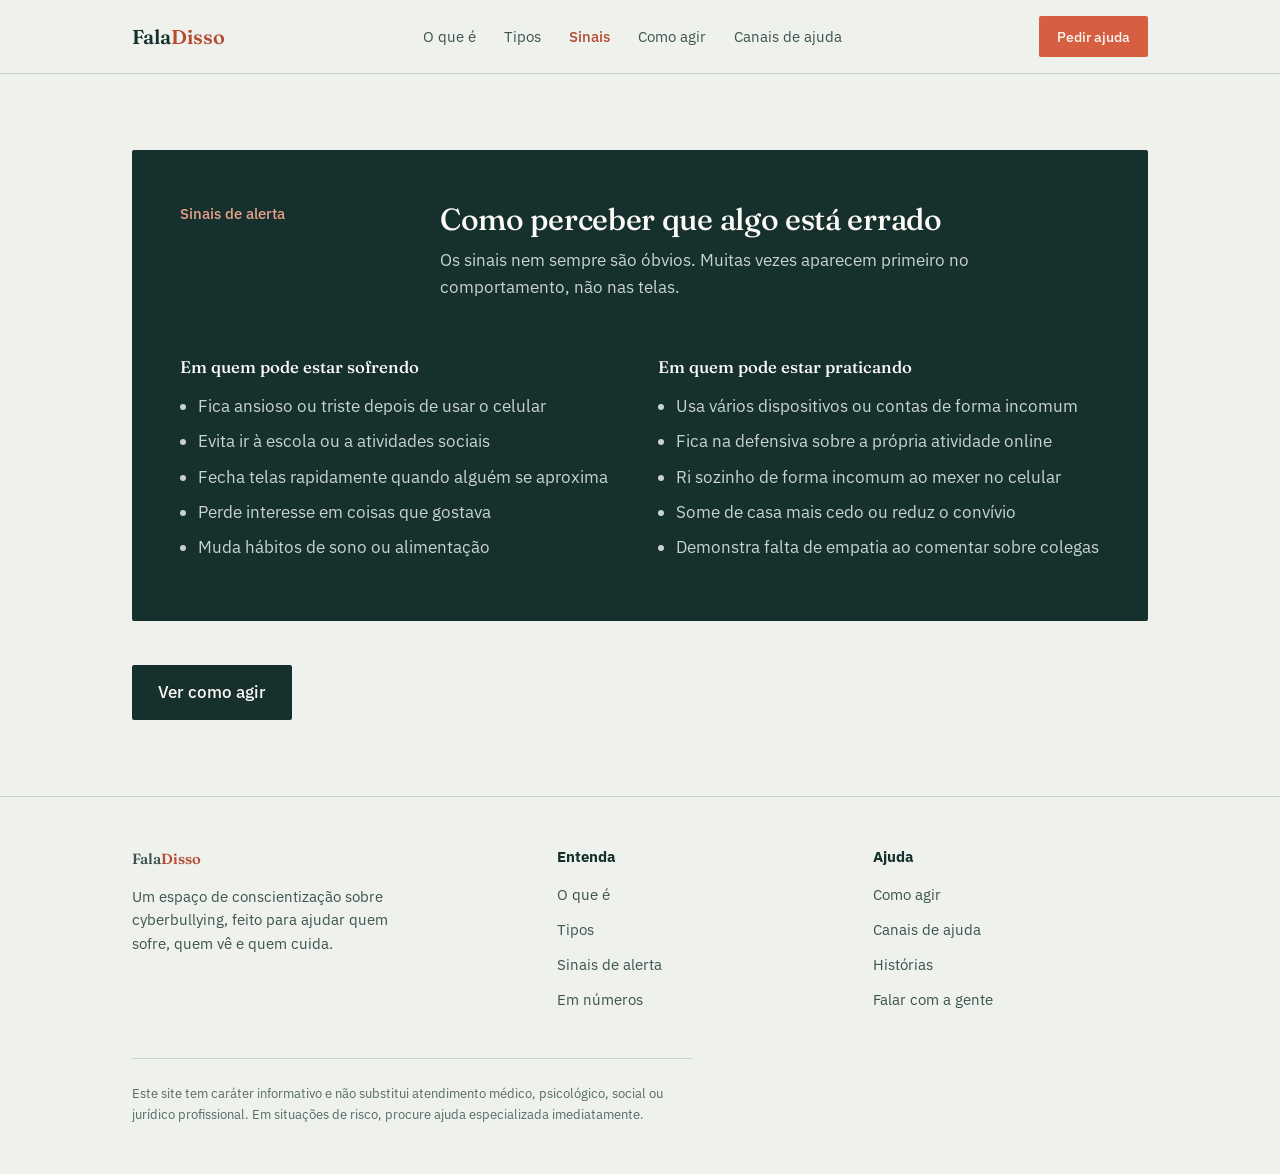
<file: sinais.html>
<!DOCTYPE html>
<html lang="pt-BR">
<head>
<meta charset="UTF-8">
<meta name="viewport" content="width=device-width, initial-scale=1.0">
<title>Sinais de alerta — FalaDisso</title>
<link rel="preconnect" href="https://fonts.googleapis.com">
<link rel="preconnect" href="https://fonts.gstatic.com" crossorigin>
<link href="https://fonts.googleapis.com/css2?family=Fraunces:ital,opsz,wght@0,9..144,400;0,9..144,500;0,9..144,600;1,9..144,500&family=IBM+Plex+Sans:wght@400;500;600&display=swap" rel="stylesheet">
<link rel="stylesheet" href="styles.css">
</head>
<body>

<nav aria-label="Navegação principal">
  <div class="nav-inner">
    <a href="index.html" class="brand">Fala<span>Disso</span></a>
    <ul class="nav-links">
      <li><a href="o-que-e.html">O que é</a></li>
      <li><a href="tipos.html">Tipos</a></li>
      <li><a href="sinais.html">Sinais</a></li>
      <li><a href="como-agir.html">Como agir</a></li>
      <li><a href="ajuda.html">Canais de ajuda</a></li>
    </ul>
    <a href="contato.html" class="nav-cta">Pedir ajuda</a>
  </div>
</nav>

<main id="topo">

  <section id="sinais">
    <div class="wrap">
      <div class="signs-panel">
        <div class="section-head" style="margin-bottom:0;">
          <div class="section-kicker" style="color:#E8A088;">Sinais de alerta</div>
          <div>
            <h2>Como perceber que algo está errado</h2>
            <p class="section-intro">Os sinais nem sempre são óbvios. Muitas vezes aparecem primeiro no comportamento, não nas telas.</p>
          </div>
        </div>
        <div class="signs-grid">
          <div>
            <h4>Em quem pode estar sofrendo</h4>
            <ul>
              <li>Fica ansioso ou triste depois de usar o celular</li>
              <li>Evita ir à escola ou a atividades sociais</li>
              <li>Fecha telas rapidamente quando alguém se aproxima</li>
              <li>Perde interesse em coisas que gostava</li>
              <li>Muda hábitos de sono ou alimentação</li>
            </ul>
          </div>
          <div>
            <h4>Em quem pode estar praticando</h4>
            <ul>
              <li>Usa vários dispositivos ou contas de forma incomum</li>
              <li>Fica na defensiva sobre a própria atividade online</li>
              <li>Ri sozinho de forma incomum ao mexer no celular</li>
              <li>Some de casa mais cedo ou reduz o convívio</li>
              <li>Demonstra falta de empatia ao comentar sobre colegas</li>
            </ul>
          </div>
        </div>
      </div>
      <div class="hero-actions" style="margin-top:44px;">
        <a href="como-agir.html" class="btn-primary">Ver como agir</a>
      </div>
    </div>
  </section>

</main>

<footer class="site-footer">
  <div class="wrap">
    <div class="footer-grid">
      <div>
        <a href="index.html" class="brand">Fala<span>Disso</span></a>
        <p style="color:var(--ink-soft);font-size:0.92rem;margin-top:12px;max-width:32ch;">Um espaço de conscientização sobre cyberbullying, feito para ajudar quem sofre, quem vê e quem cuida.</p>
      </div>
      <div>
        <h4>Entenda</h4>
        <ul>
          <li><a href="o-que-e.html">O que é</a></li>
          <li><a href="tipos.html">Tipos</a></li>
          <li><a href="sinais.html">Sinais de alerta</a></li>
          <li><a href="dados.html">Em números</a></li>
        </ul>
      </div>
      <div>
        <h4>Ajuda</h4>
        <ul>
          <li><a href="como-agir.html">Como agir</a></li>
          <li><a href="ajuda.html">Canais de ajuda</a></li>
          <li><a href="historias.html">Histórias</a></li>
          <li><a href="contato.html">Falar com a gente</a></li>
        </ul>
      </div>
    </div>
    <p class="footer-disclaimer">Este site tem caráter informativo e não substitui atendimento médico, psicológico, social ou jurídico profissional. Em situações de risco, procure ajuda especializada imediatamente.</p>
  </div>
</footer>

<script src="script.js"></script>
</body>
</html>
</file>
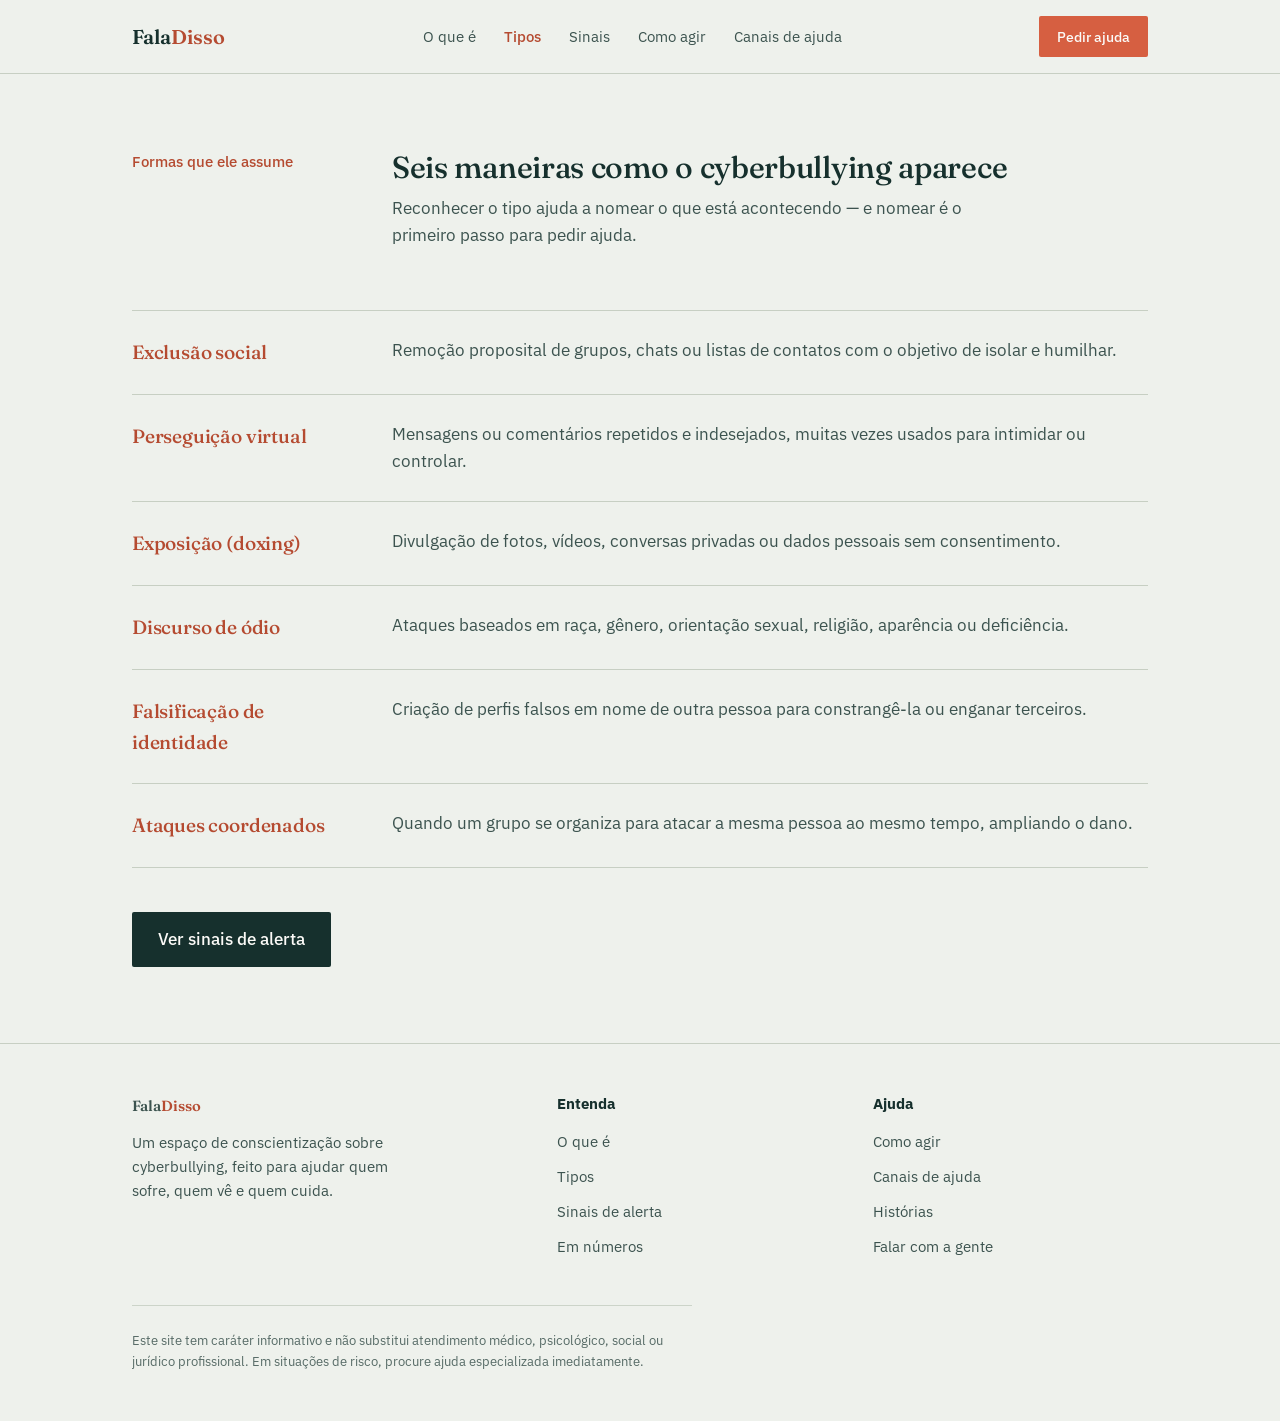
<file: tipos.html>
<!DOCTYPE html>
<html lang="pt-BR">
<head>
<meta charset="UTF-8">
<meta name="viewport" content="width=device-width, initial-scale=1.0">
<title>Tipos — FalaDisso</title>
<link rel="preconnect" href="https://fonts.googleapis.com">
<link rel="preconnect" href="https://fonts.gstatic.com" crossorigin>
<link href="https://fonts.googleapis.com/css2?family=Fraunces:ital,opsz,wght@0,9..144,400;0,9..144,500;0,9..144,600;1,9..144,500&family=IBM+Plex+Sans:wght@400;500;600&display=swap" rel="stylesheet">
<link rel="stylesheet" href="styles.css">
</head>
<body>

<nav aria-label="Navegação principal">
  <div class="nav-inner">
    <a href="index.html" class="brand">Fala<span>Disso</span></a>
    <ul class="nav-links">
      <li><a href="o-que-e.html">O que é</a></li>
      <li><a href="tipos.html">Tipos</a></li>
      <li><a href="sinais.html">Sinais</a></li>
      <li><a href="como-agir.html">Como agir</a></li>
      <li><a href="ajuda.html">Canais de ajuda</a></li>
    </ul>
    <a href="contato.html" class="nav-cta">Pedir ajuda</a>
  </div>
</nav>

<main id="topo">

  <section id="tipos">
    <div class="wrap">
      <div class="section-head">
        <div class="section-kicker">Formas que ele assume</div>
        <div>
          <h2>Seis maneiras como o cyberbullying aparece</h2>
          <p class="section-intro">Reconhecer o tipo ajuda a nomear o que está acontecendo — e nomear é o primeiro passo para pedir ajuda.</p>
        </div>
      </div>
      <div class="types-list">
        <div class="type-row">
          <h3>Exclusão social</h3>
          <p>Remoção proposital de grupos, chats ou listas de contatos com o objetivo de isolar e humilhar.</p>
        </div>
        <div class="type-row">
          <h3>Perseguição virtual</h3>
          <p>Mensagens ou comentários repetidos e indesejados, muitas vezes usados para intimidar ou controlar.</p>
        </div>
        <div class="type-row">
          <h3>Exposição (doxing)</h3>
          <p>Divulgação de fotos, vídeos, conversas privadas ou dados pessoais sem consentimento.</p>
        </div>
        <div class="type-row">
          <h3>Discurso de ódio</h3>
          <p>Ataques baseados em raça, gênero, orientação sexual, religião, aparência ou deficiência.</p>
        </div>
        <div class="type-row">
          <h3>Falsificação de identidade</h3>
          <p>Criação de perfis falsos em nome de outra pessoa para constrangê-la ou enganar terceiros.</p>
        </div>
        <div class="type-row">
          <h3>Ataques coordenados</h3>
          <p>Quando um grupo se organiza para atacar a mesma pessoa ao mesmo tempo, ampliando o dano.</p>
        </div>
      </div>
      <div class="hero-actions" style="margin-top:44px;">
        <a href="sinais.html" class="btn-primary">Ver sinais de alerta</a>
      </div>
    </div>
  </section>

</main>

<footer class="site-footer">
  <div class="wrap">
    <div class="footer-grid">
      <div>
        <a href="index.html" class="brand">Fala<span>Disso</span></a>
        <p style="color:var(--ink-soft);font-size:0.92rem;margin-top:12px;max-width:32ch;">Um espaço de conscientização sobre cyberbullying, feito para ajudar quem sofre, quem vê e quem cuida.</p>
      </div>
      <div>
        <h4>Entenda</h4>
        <ul>
          <li><a href="o-que-e.html">O que é</a></li>
          <li><a href="tipos.html">Tipos</a></li>
          <li><a href="sinais.html">Sinais de alerta</a></li>
          <li><a href="dados.html">Em números</a></li>
        </ul>
      </div>
      <div>
        <h4>Ajuda</h4>
        <ul>
          <li><a href="como-agir.html">Como agir</a></li>
          <li><a href="ajuda.html">Canais de ajuda</a></li>
          <li><a href="historias.html">Histórias</a></li>
          <li><a href="contato.html">Falar com a gente</a></li>
        </ul>
      </div>
    </div>
    <p class="footer-disclaimer">Este site tem caráter informativo e não substitui atendimento médico, psicológico, social ou jurídico profissional. Em situações de risco, procure ajuda especializada imediatamente.</p>
  </div>
</footer>

<script src="script.js"></script>
</body>
</html>
</file>
<file: styles.css>
:root{
    --ink:#16302D;
    --ink-soft:#3C534F;
    --paper:#EEF1EC;
    --paper-raised:#E2E7DF;
    --line:#C7CFC3;
    --coral:#D65F41;
    --coral-deep:#B54B31;
    --teal:#4C7A73;
    --white:#FBFAF7;
    --focus:#1F5C52;
    --radius:2px;
  }
  *{box-sizing:border-box;}
  html{scroll-behavior:smooth;}
  @media (prefers-reduced-motion: reduce){
    html{scroll-behavior:auto;}
    *{animation-duration:0.01ms !important; transition-duration:0.01ms !important;}
  }
  body{
    margin:0;
    background:var(--paper);
    color:var(--ink);
    font-family:'IBM Plex Sans', sans-serif;
    font-size:17px;
    line-height:1.6;
  }
  h1,h2,h3,.display{
    font-family:'Fraunces', serif;
    color:var(--ink);
    margin:0;
    font-weight:500;
    letter-spacing:-0.01em;
  }
  a{color:var(--coral-deep);}
  img{max-width:100%;display:block;}
  :focus-visible{
    outline:3px solid var(--focus);
    outline-offset:3px;
  }

  .wrap{
    max-width:1080px;
    margin:0 auto;
    padding:0 32px;
  }

  /* ---------- NAV ---------- */
  nav{
    position:sticky;
    top:0;
    z-index:50;
    background:rgba(238,241,236,0.92);
    backdrop-filter:blur(6px);
    border-bottom:1px solid var(--line);
  }
  .nav-inner{
    max-width:1080px;
    margin:0 auto;
    padding:16px 32px;
    display:flex;
    align-items:center;
    justify-content:space-between;
    gap:24px;
  }
  .brand{
    font-family:'Fraunces', serif;
    font-size:1.25rem;
    font-weight:600;
    color:var(--ink);
    text-decoration:none;
    white-space:nowrap;
  }
  .brand span{color:var(--coral-deep);}
  .nav-links{
    display:flex;
    gap:28px;
    list-style:none;
    margin:0;
    padding:0;
  }
  .nav-links a{
    color:var(--ink-soft);
    text-decoration:none;
    font-size:0.94rem;
  }
  .nav-links a:hover{color:var(--coral-deep);}
  .nav-links a[aria-current="page"]{color:var(--coral-deep);font-weight:500;}
  .nav-cta{
    background:var(--coral);
    color:var(--white);
    padding:9px 18px;
    border-radius:var(--radius);
    text-decoration:none;
    font-size:0.9rem;
    font-weight:500;
    white-space:nowrap;
  }
  .nav-cta:hover{background:var(--coral-deep);}
  .nav-toggle{display:none;}

  /* ---------- HERO ---------- */
  .hero{
    padding:88px 0 72px;
    border-bottom:1px solid var(--line);
  }
  .hero-grid{
    display:grid;
    grid-template-columns:1.3fr 1fr;
    gap:56px;
    align-items:end;
  }
  .hero h1{
    font-size:clamp(2.4rem, 5vw, 3.6rem);
    line-height:1.06;
  }
  .hero-lede{
    margin-top:22px;
    max-width:46ch;
    font-size:1.15rem;
    color:var(--ink-soft);
  }
  .hero-actions{
    margin-top:34px;
    display:flex;
    gap:16px;
    flex-wrap:wrap;
  }
  .btn-primary{
    background:var(--ink);
    color:var(--white);
    padding:14px 26px;
    border-radius:var(--radius);
    text-decoration:none;
    font-weight:500;
    display:inline-block;
  }
  .btn-primary:hover{background:var(--focus);}
  .btn-ghost{
    border:1px solid var(--ink);
    color:var(--ink);
    padding:13px 26px;
    border-radius:var(--radius);
    text-decoration:none;
    font-weight:500;
    display:inline-block;
  }
  .btn-ghost:hover{background:var(--ink);color:var(--white);}
  .hero-signal{
    justify-self:end;
    width:100%;
  }
  .signal-quote{
    background:var(--white);
    border-left:3px solid var(--coral);
    padding:24px 26px;
    font-family:'Fraunces', serif;
    font-style:italic;
    font-size:1.05rem;
    color:var(--ink-soft);
  }
  .signal-quote cite{
    display:block;
    margin-top:14px;
    font-family:'IBM Plex Sans', sans-serif;
    font-style:normal;
    font-size:0.82rem;
    color:var(--ink-soft);
    opacity:0.75;
  }

  /* ---------- SECTION SHELL ---------- */
  section{padding:76px 0;}
  .section-head{
    display:grid;
    grid-template-columns:220px 1fr;
    gap:40px;
    margin-bottom:44px;
  }
  .section-head h2{
    font-size:1.9rem;
    line-height:1.15;
  }
  .section-kicker{
    color:var(--coral-deep);
    font-size:0.92rem;
    font-weight:500;
  }
  .section-intro{
    max-width:60ch;
    color:var(--ink-soft);
    margin-top:10px;
  }
  .divider{border:none;border-top:1px solid var(--line);margin:0;}

  /* ---------- DEFINIÇÃO ---------- */
  .define-grid{
    display:grid;
    grid-template-columns:1fr 1fr;
    gap:40px;
  }
  .define-body p{color:var(--ink-soft);}
  .example-list{
    list-style:none;
    margin:0;
    padding:0;
    border-top:1px solid var(--line);
  }
  .example-list li{
    padding:16px 0;
    border-bottom:1px solid var(--line);
    display:flex;
    gap:16px;
    color:var(--ink-soft);
  }
  .example-list strong{
    color:var(--ink);
    min-width:150px;
    flex-shrink:0;
    font-weight:600;
  }

  /* ---------- TIPOS ---------- */
  .types-list{
    border-top:1px solid var(--line);
  }
  .type-row{
    display:grid;
    grid-template-columns:220px 1fr;
    gap:40px;
    padding:26px 0;
    border-bottom:1px solid var(--line);
  }
  .type-row h3{
    font-size:1.2rem;
    color:var(--coral-deep);
  }
  .type-row p{margin:0;color:var(--ink-soft);}

  /* ---------- SINAIS ---------- */
  .signs-panel{
    background:var(--ink);
    color:var(--paper);
    padding:52px 48px;
    border-radius:var(--radius);
  }
  .signs-panel h2{color:var(--white);}
  .signs-panel .section-intro{color:#C9D3CE;}
  .signs-grid{
    display:grid;
    grid-template-columns:1fr 1fr;
    gap:36px;
    margin-top:36px;
  }
  .signs-grid h4{
    font-family:'Fraunces', serif;
    font-weight:500;
    font-size:1.05rem;
    color:var(--white);
    margin:0 0 12px;
  }
  .signs-grid ul{margin:0;padding-left:18px;color:#C9D3CE;}
  .signs-grid li{margin-bottom:8px;}

  /* ---------- COMO AGIR ---------- */
  .steps{
    counter-reset:step;
  }
  .step{
    display:grid;
    grid-template-columns:64px 1fr;
    gap:24px;
    padding:28px 0;
    border-bottom:1px solid var(--line);
  }
  .step:first-child{border-top:1px solid var(--line);}
  .step-num{
    counter-increment:step;
    font-family:'Fraunces', serif;
    font-size:1.6rem;
    color:var(--coral);
  }
  .step-num::before{content: counter(step);}
  .step h3{font-size:1.1rem;margin-bottom:6px;}
  .step p{margin:0;color:var(--ink-soft);}

  .audience-tabs{
    display:flex;
    gap:8px;
    margin-bottom:28px;
    flex-wrap:wrap;
  }
  .tab-btn{
    background:transparent;
    border:1px solid var(--line);
    color:var(--ink-soft);
    padding:10px 20px;
    border-radius:var(--radius);
    font-family:'IBM Plex Sans', sans-serif;
    font-size:0.92rem;
    cursor:pointer;
  }
  .tab-btn[aria-selected="true"]{
    background:var(--ink);
    border-color:var(--ink);
    color:var(--white);
  }
  .tab-panel{display:none;}
  .tab-panel.active{display:block;}

  /* ---------- ESTATÍSTICAS ---------- */
  .stats-wrap{
    display:grid;
    grid-template-columns:1fr 1fr;
    gap:56px;
    align-items:start;
  }
  .bars{display:flex;flex-direction:column;gap:22px;}
  .bar-item{}
  .bar-label{
    display:flex;
    justify-content:space-between;
    font-size:0.92rem;
    margin-bottom:6px;
    color:var(--ink-soft);
  }
  .bar-track{
    height:10px;
    background:var(--paper-raised);
    border-radius:99px;
    overflow:hidden;
  }
  .bar-fill{
    height:100%;
    background:var(--coral);
    border-radius:99px;
    width:0;
    transition:width 1.1s cubic-bezier(.2,.8,.2,1);
  }
  .bar-fill.teal{background:var(--teal);}
  .stats-note{
    font-size:0.82rem;
    color:var(--ink-soft);
    opacity:0.8;
    margin-top:18px;
  }
  .big-stat{
    font-family:'Fraunces', serif;
    font-size:4.2rem;
    line-height:1;
    color:var(--coral-deep);
  }
  .big-stat + p{color:var(--ink-soft);margin-top:14px;}

  /* ---------- AJUDA ---------- */
  .help-grid{
    display:grid;
    grid-template-columns:repeat(2,1fr);
    gap:1px;
    background:var(--line);
    border:1px solid var(--line);
  }
  .help-card{
    background:var(--white);
    padding:30px;
  }
  .help-card h3{font-size:1.1rem;margin-bottom:8px;}
  .help-card .num{
    font-family:'Fraunces', serif;
    font-size:1.5rem;
    color:var(--coral-deep);
    display:block;
    margin:10px 0 8px;
  }
  .help-card p{margin:0;color:var(--ink-soft);font-size:0.94rem;}
  .emergency-banner{
    margin-top:28px;
    background:#F4E3DC;
    border:1px solid var(--coral);
    padding:18px 22px;
    border-radius:var(--radius);
    font-size:0.94rem;
    color:var(--coral-deep);
  }

  /* ---------- HISTÓRIAS ---------- */
  .story{
    background:var(--white);
    padding:32px 34px;
    border-radius:var(--radius);
    margin-bottom:20px;
  }
  .story p{color:var(--ink-soft);margin:0 0 12px;}
  .story footer{
    font-size:0.85rem;
    color:var(--ink-soft);
    opacity:0.75;
  }

  /* ---------- CONTATO ---------- */
  .contact-panel{
    display:grid;
    grid-template-columns:1fr 1.1fr;
    gap:56px;
  }
  form{display:flex;flex-direction:column;gap:18px;}
  label{
    font-size:0.86rem;
    font-weight:600;
    color:var(--ink);
    display:block;
    margin-bottom:6px;
  }
  input, textarea, select{
    width:100%;
    border:1px solid var(--line);
    background:var(--white);
    padding:12px 14px;
    font-family:'IBM Plex Sans', sans-serif;
    font-size:0.96rem;
    border-radius:var(--radius);
    color:var(--ink);
  }
  textarea{resize:vertical;min-height:110px;}
  .field-error{
    color:var(--coral-deep);
    font-size:0.8rem;
    margin-top:5px;
    min-height:1em;
  }
  .submit-btn{
    background:var(--ink);
    color:var(--white);
    border:none;
    padding:14px 24px;
    border-radius:var(--radius);
    font-size:0.98rem;
    font-weight:500;
    cursor:pointer;
    align-self:flex-start;
  }
  .submit-btn:hover{background:var(--focus);}
  .form-success{
    display:none;
    background:#E4EBE3;
    border:1px solid var(--teal);
    color:#2B4A44;
    padding:16px 18px;
    border-radius:var(--radius);
    font-size:0.92rem;
    margin-top:6px;
  }
  .form-success.show{display:block;}

  /* ---------- FOOTER ---------- */
  footer.site-footer{
    border-top:1px solid var(--line);
    padding:48px 0 36px;
  }
  .footer-grid{
    display:grid;
    grid-template-columns:1.4fr 1fr 1fr;
    gap:40px;
  }
  .footer-grid h4{
    font-size:0.92rem;
    margin:0 0 12px;
    color:var(--ink);
  }
  .footer-grid ul{list-style:none;margin:0;padding:0;}
  .footer-grid li{margin-bottom:8px;}
  .footer-grid a{color:var(--ink-soft);text-decoration:none;font-size:0.92rem;}
  .footer-grid a:hover{color:var(--coral-deep);}
  .footer-disclaimer{
    margin-top:36px;
    padding-top:24px;
    border-top:1px solid var(--line);
    font-size:0.82rem;
    color:var(--ink-soft);
    opacity:0.85;
    max-width:70ch;
  }

  /* ---------- RESPONSIVE ---------- */
  @media (max-width: 860px){
    .wrap{padding:0 20px;}
    .nav-inner{padding:14px 20px;}
    .nav-links{display:none;}
    .hero-grid{grid-template-columns:1fr;gap:32px;}
    .hero-signal{justify-self:stretch;}
    .section-head{grid-template-columns:1fr;gap:12px;}
    .define-grid{grid-template-columns:1fr;}
    .type-row{grid-template-columns:1fr;gap:8px;}
    .signs-grid{grid-template-columns:1fr;}
    .signs-panel{padding:36px 24px;}
    .stats-wrap{grid-template-columns:1fr;gap:40px;}
    .help-grid{grid-template-columns:1fr;}
    .contact-panel{grid-template-columns:1fr;gap:36px;}
    .footer-grid{grid-template-columns:1fr;gap:28px;}
    .example-list li{flex-direction:column;gap:4px;}
    .example-list strong{min-width:0;}
    section{padding:56px 0;}
  }
</file>
